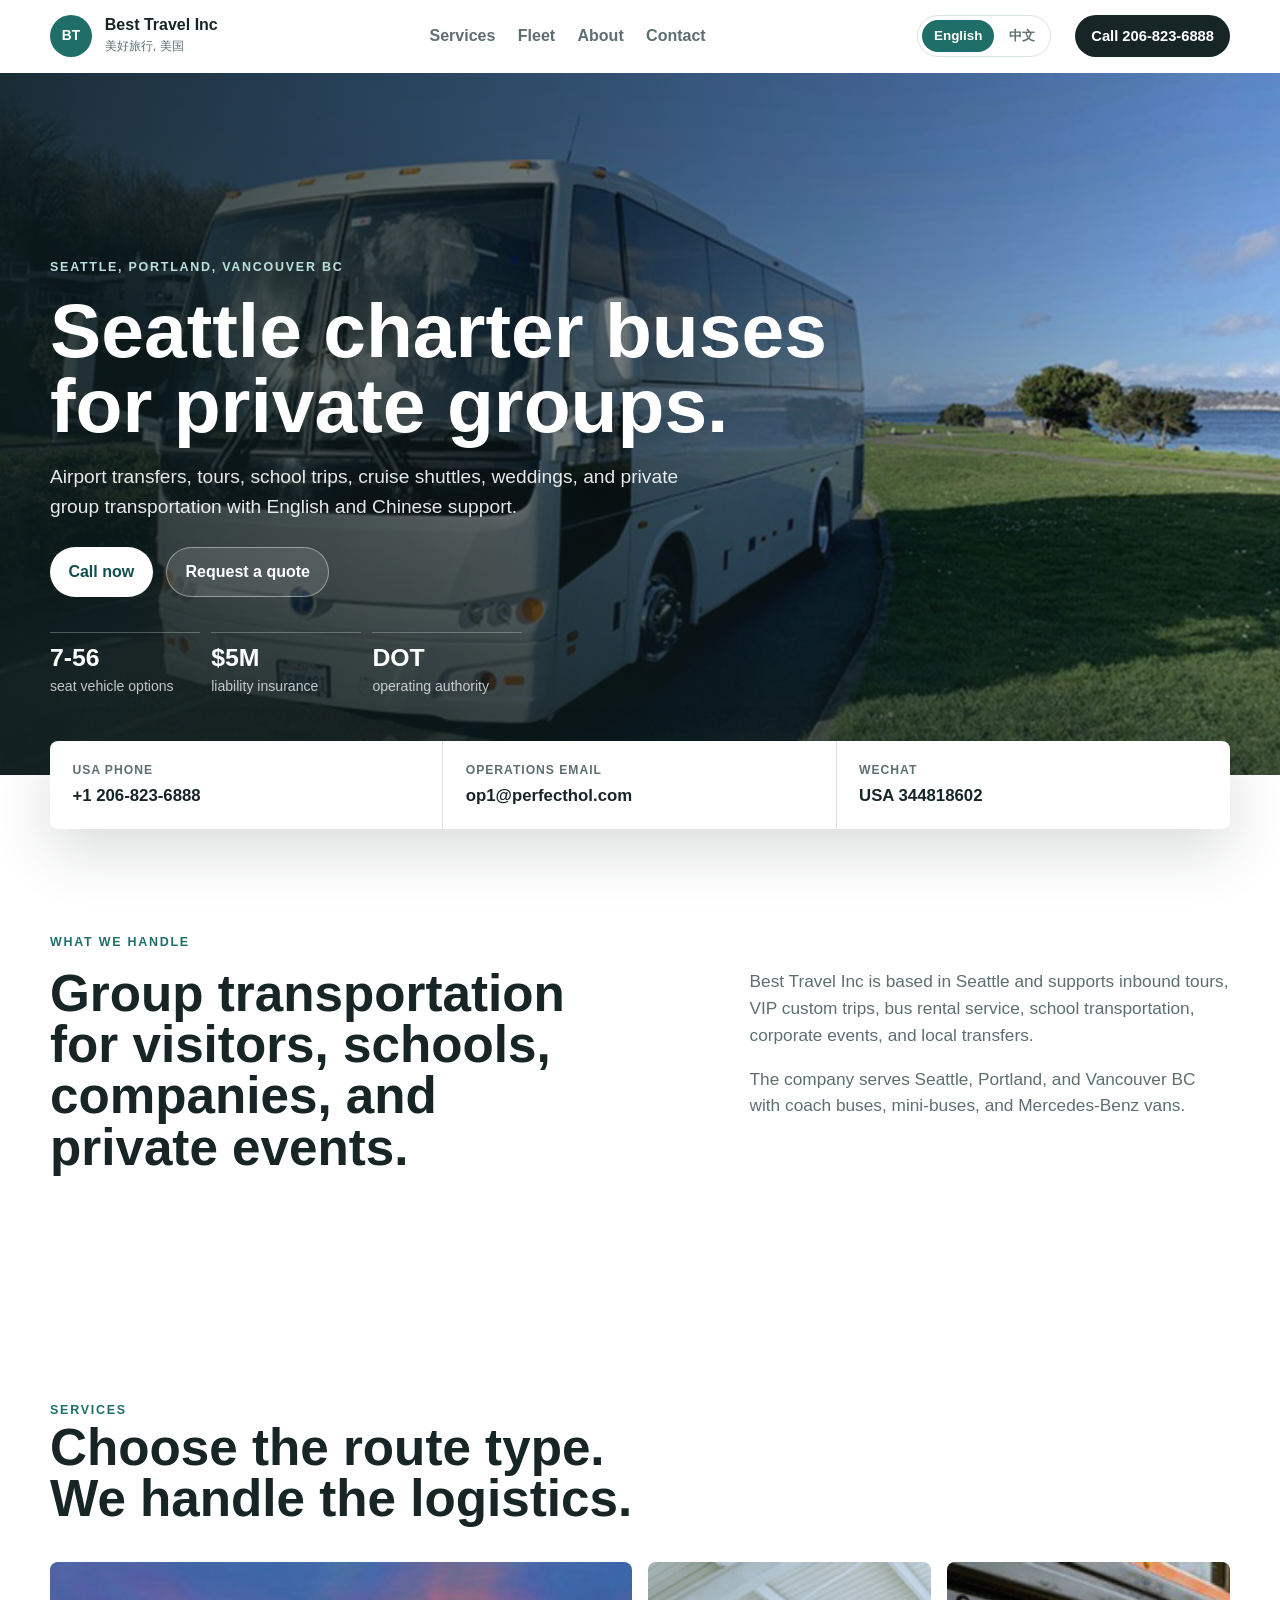
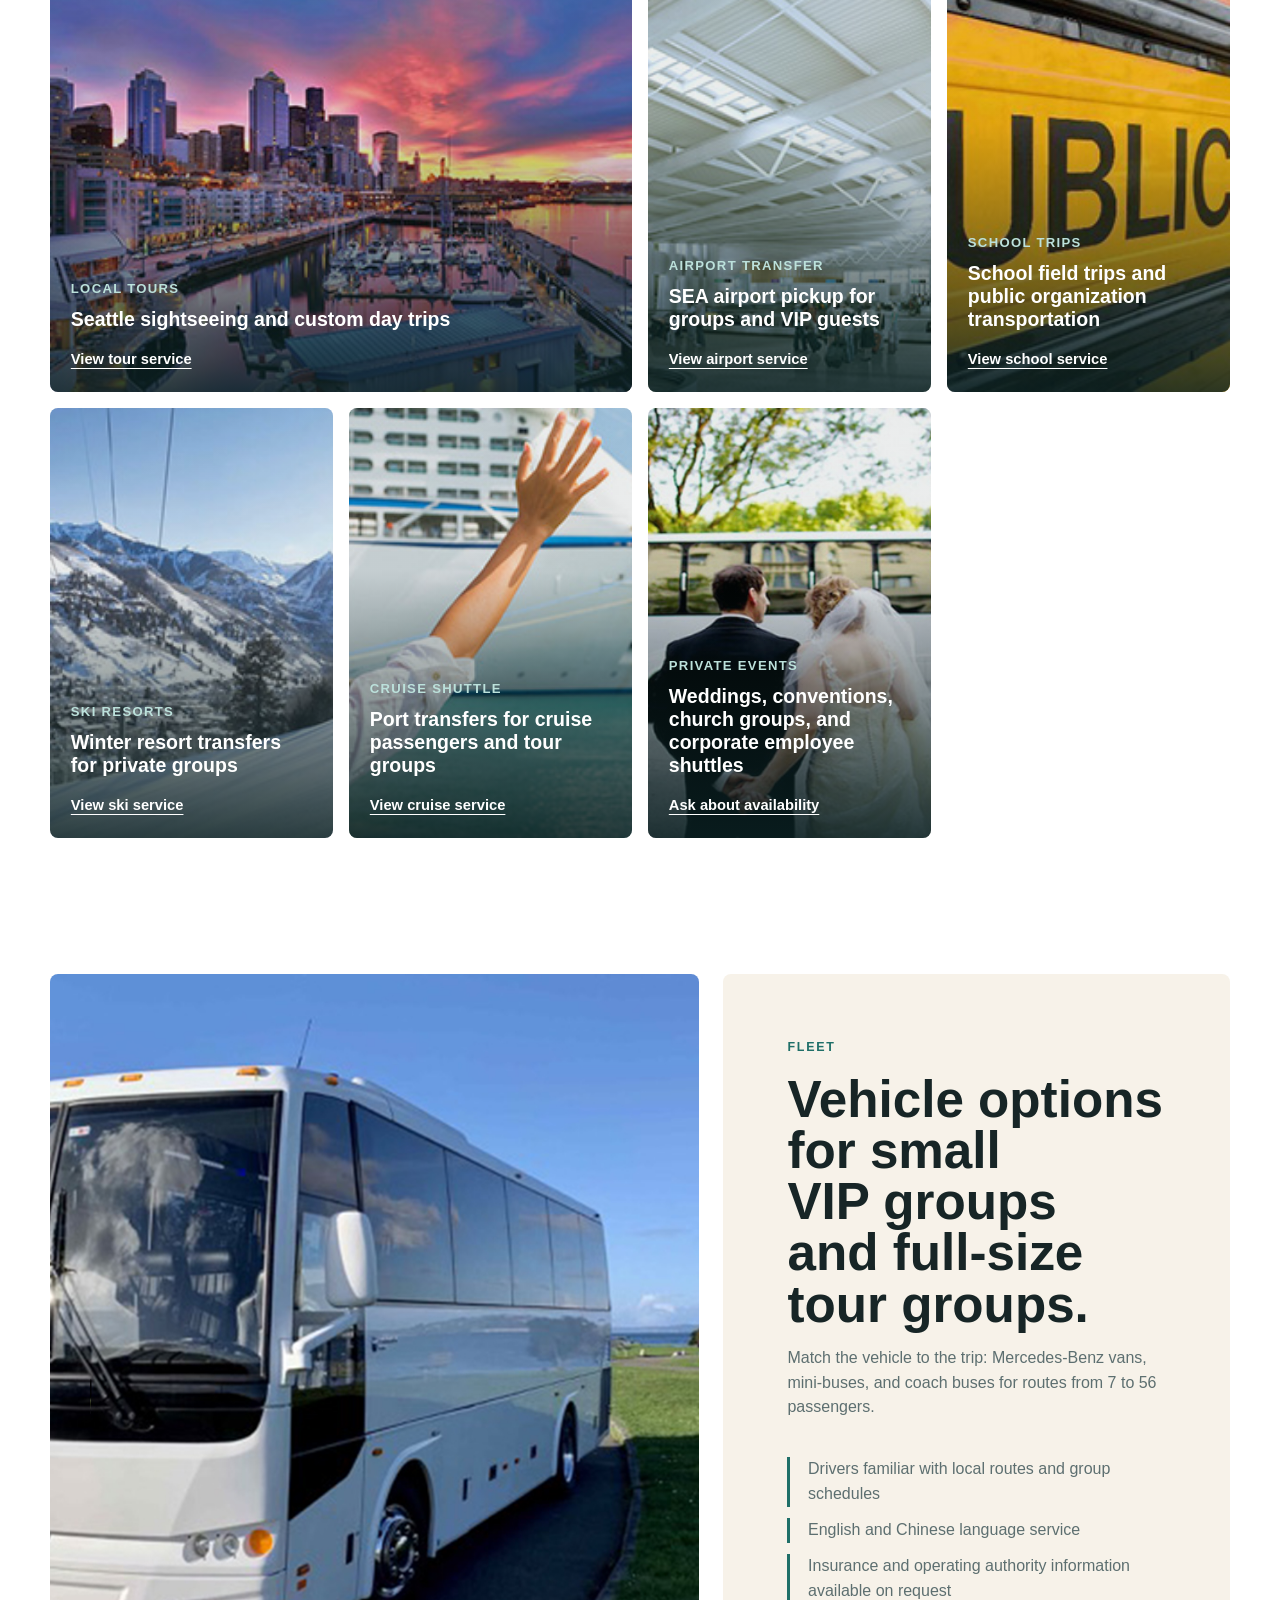
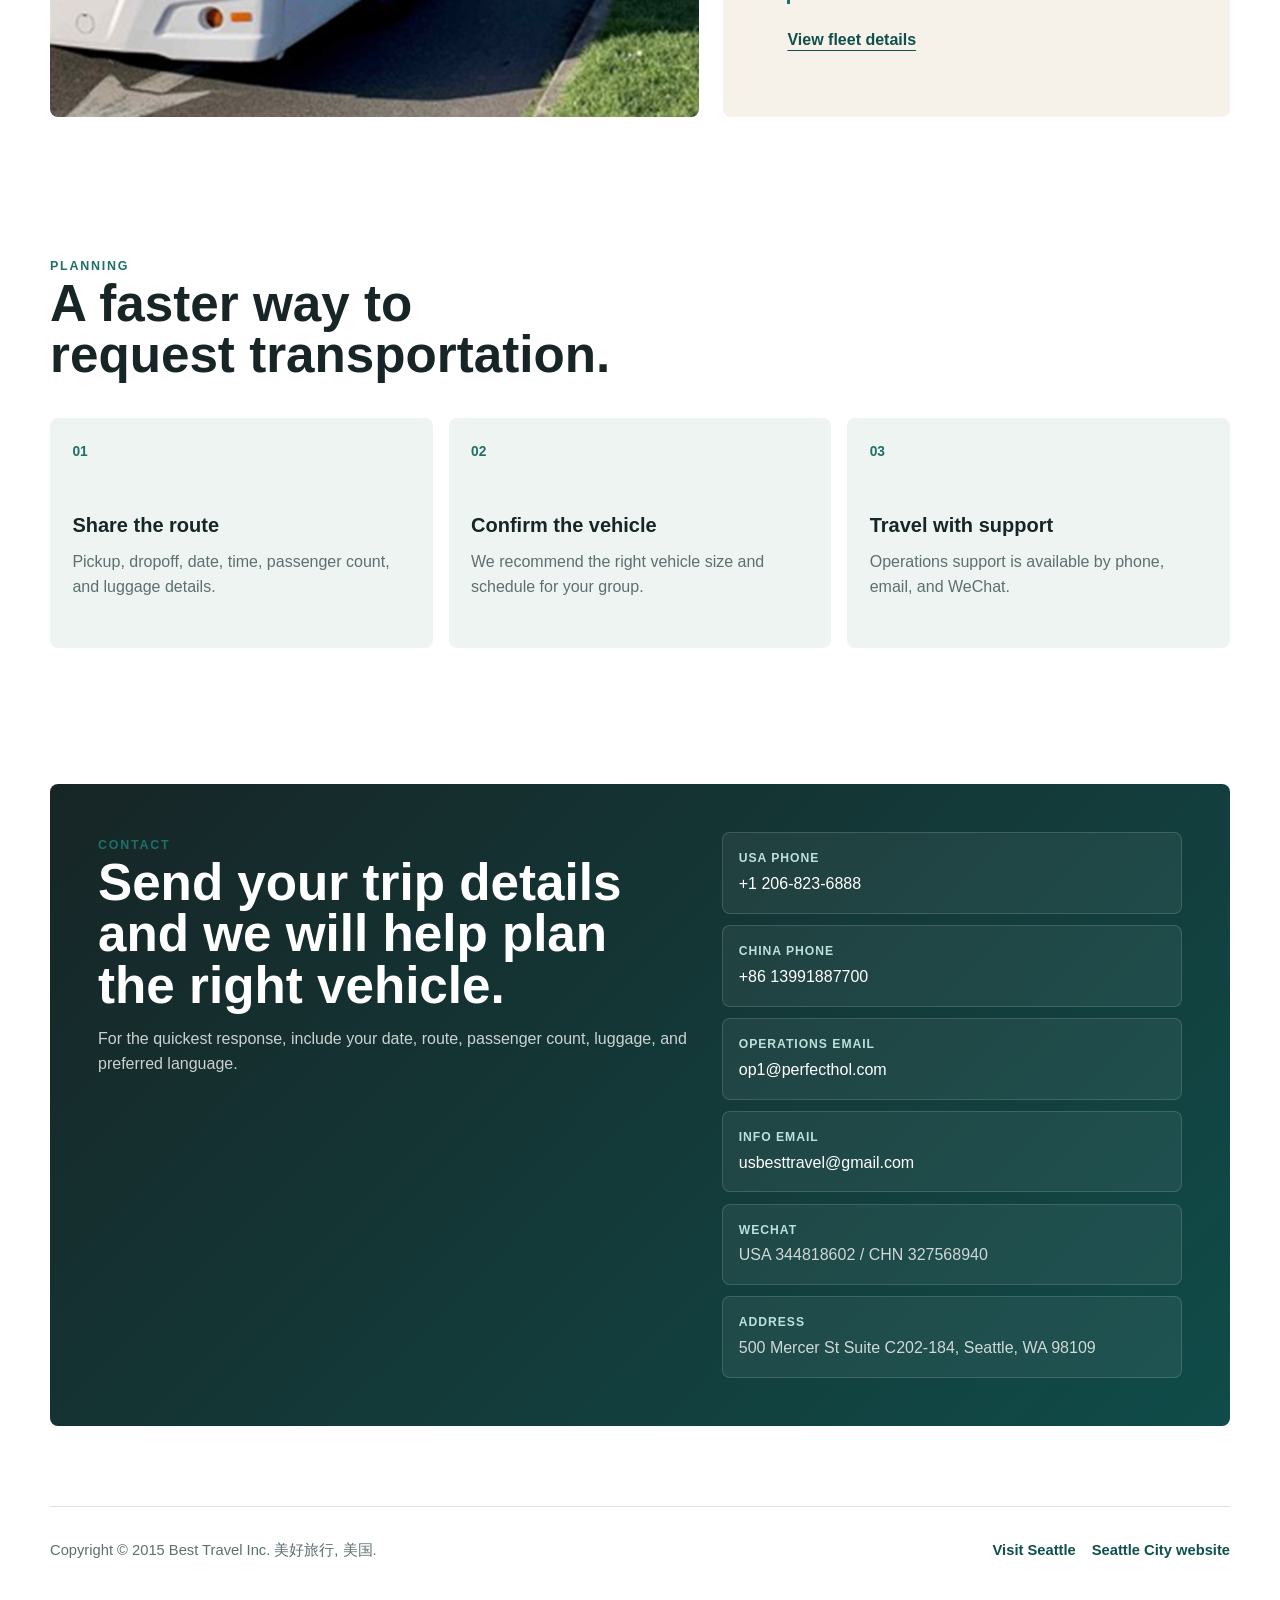
<file: index.html>
<!doctype html>
<html lang="en">
  <head>
    <meta charset="utf-8">
    <meta name="viewport" content="width=device-width, initial-scale=1">
    <title>Seattle charter bus and private group transportation | Best Travel Inc</title>
    <meta name="description" content="Best Travel Inc provides charter bus, airport transfer, school trip, cruise shuttle, ski resort, wedding, and bilingual group transportation service in Seattle.">
    <meta property="og:title" content="Best Travel Inc | Seattle charter bus service">
    <meta property="og:description" content="Private group transportation in Seattle with bilingual service, insured vehicles, and 7-56 seat fleet options.">
    <meta property="og:image" content="assets/original/images/index/6.jpg">
    <link rel="stylesheet" href="styles.css">
  </head>
  <body>
    <a class="skip-link" href="#main">Skip to content</a>

    <header class="site-header" aria-label="Site header">
      <nav class="nav-shell" aria-label="Main navigation">
        <a class="brand" href="#top" aria-label="Best Travel Inc home">
          <span class="brand-mark">BT</span>
          <span>
            <strong>Best Travel Inc</strong>
            <small>美好旅行, 美国</small>
          </span>
        </a>

        <button class="menu-toggle" type="button" aria-expanded="false" aria-controls="site-menu">
          <span></span>
          <span></span>
          <span></span>
          <span class="sr-only">Menu</span>
        </button>

        <div class="nav-links" id="site-menu">
          <a href="#services">Services</a>
          <a href="#fleet">Fleet</a>
          <a href="#trust">About</a>
          <a href="#contact">Contact</a>
        </div>

        <div class="language-switch" aria-label="Language switch">
          <a class="is-active" href="index.html" aria-current="page">English</a>
          <a href="zh.html">中文</a>
        </div>

        <a class="nav-cta" href="tel:+12068236888">Call 206-823-6888</a>
      </nav>
    </header>

    <main id="main">
      <section class="hero" id="top" aria-labelledby="hero-title">
        <picture>
          <source media="(max-width: 720px)" srcset="assets/original/images/index/6.jpg">
          <img src="assets/original/images/index/6.jpg" alt="Large charter coach bus used for private group transportation">
        </picture>
        <div class="hero-overlay"></div>
        <div class="hero-content">
          <p class="service-area">Seattle, Portland, Vancouver BC</p>
          <h1 id="hero-title">Seattle charter buses for private groups.</h1>
          <p class="hero-copy">Airport transfers, tours, school trips, cruise shuttles, weddings, and private group transportation with English and Chinese support.</p>
          <div class="hero-actions" aria-label="Primary actions">
            <a class="button primary" href="tel:+12068236888">Call now</a>
            <a class="button secondary" href="#contact">Request a quote</a>
          </div>
          <dl class="hero-proof" aria-label="Business highlights">
            <div>
              <dt>7-56</dt>
              <dd>seat vehicle options</dd>
            </div>
            <div>
              <dt>$5M</dt>
              <dd>liability insurance</dd>
            </div>
            <div>
              <dt>DOT</dt>
              <dd>operating authority</dd>
            </div>
          </dl>
        </div>
      </section>

      <section class="quick-contact" aria-label="Quick contact">
        <a href="tel:+12068236888">
          <span>USA phone</span>
          <strong>+1 206-823-6888</strong>
        </a>
        <a href="mailto:op1@perfecthol.com">
          <span>Operations email</span>
          <strong>op1@perfecthol.com</strong>
        </a>
        <a href="#contact">
          <span>WeChat</span>
          <strong>USA 344818602</strong>
        </a>
      </section>

      <section class="section intro" id="trust" aria-labelledby="intro-title">
        <div class="section-kicker">What we handle</div>
        <div class="intro-grid">
          <div>
            <h2 id="intro-title">Group transportation for visitors, schools, companies, and private events.</h2>
          </div>
          <div class="intro-copy">
            <p>Best Travel Inc is based in Seattle and supports inbound tours, VIP custom trips, bus rental service, school transportation, corporate events, and local transfers.</p>
            <p>The company serves Seattle, Portland, and Vancouver BC with coach buses, mini-buses, and Mercedes-Benz vans.</p>
          </div>
        </div>
      </section>

      <section class="section services" id="services" aria-labelledby="services-title">
        <div class="section-heading">
          <span class="section-kicker">Services</span>
          <h2 id="services-title">Choose the route type. We handle the logistics.</h2>
        </div>

        <div class="service-grid">
          <article class="service-card service-card-wide">
            <img src="assets/original/images/imgs1.jpg" alt="Seattle waterfront and downtown skyline at sunset">
            <div>
              <p>Local tours</p>
              <h3>Seattle sightseeing and custom day trips</h3>
              <a href="http://www.perfecthol.com/enlocal.html">View tour service</a>
            </div>
          </article>

          <article class="service-card">
            <img src="assets/original/images/imgs2.jpg" alt="Airport terminal baggage claim area">
            <div>
              <p>Airport transfer</p>
              <h3>SEA airport pickup for groups and VIP guests</h3>
              <a href="http://www.perfecthol.com/enairport.html">View airport service</a>
            </div>
          </article>

          <article class="service-card">
            <img src="assets/original/images/imgs3.jpg" alt="Yellow school bus detail">
            <div>
              <p>School trips</p>
              <h3>School field trips and public organization transportation</h3>
              <a href="http://www.perfecthol.com/enschool.html">View school service</a>
            </div>
          </article>

          <article class="service-card">
            <img src="assets/original/images/imgs4.jpg" alt="Ski resort with snow covered mountain and gondola">
            <div>
              <p>Ski resorts</p>
              <h3>Winter resort transfers for private groups</h3>
              <a href="http://www.perfecthol.com/enski.html">View ski service</a>
            </div>
          </article>

          <article class="service-card">
            <img src="assets/original/images/imgs5.jpg" alt="Cruise passenger waving toward a docked ship">
            <div>
              <p>Cruise shuttle</p>
              <h3>Port transfers for cruise passengers and tour groups</h3>
              <a href="http://www.perfecthol.com/encruise.html">View cruise service</a>
            </div>
          </article>

          <article class="service-card">
            <img src="assets/original/images/wedding.jpg" alt="Formal wedding transportation vehicle detail">
            <div>
              <p>Private events</p>
              <h3>Weddings, conventions, church groups, and corporate employee shuttles</h3>
              <a href="#contact">Ask about availability</a>
            </div>
          </article>
        </div>
      </section>

      <section class="section fleet-band" id="fleet" aria-labelledby="fleet-title">
        <div class="fleet-media">
          <img src="assets/original/images/index/6.jpg" alt="Large coach bus for charter transportation">
        </div>
        <div class="fleet-copy">
          <span class="section-kicker">Fleet</span>
          <h2 id="fleet-title">Vehicle options for small VIP groups and full-size tour groups.</h2>
          <p>Match the vehicle to the trip: Mercedes-Benz vans, mini-buses, and coach buses for routes from 7 to 56 passengers.</p>
          <ul class="feature-list">
            <li>Drivers familiar with local routes and group schedules</li>
            <li>English and Chinese language service</li>
            <li>Insurance and operating authority information available on request</li>
          </ul>
          <a class="text-link" href="http://www.perfecthol.com/encar.html">View fleet details</a>
        </div>
      </section>

      <section class="section planning" aria-labelledby="planning-title">
        <div class="section-heading compact">
          <span class="section-kicker">Planning</span>
          <h2 id="planning-title">A faster way to request transportation.</h2>
        </div>

        <ol class="steps">
          <li>
            <strong>Share the route</strong>
            <span>Pickup, dropoff, date, time, passenger count, and luggage details.</span>
          </li>
          <li>
            <strong>Confirm the vehicle</strong>
            <span>We recommend the right vehicle size and schedule for your group.</span>
          </li>
          <li>
            <strong>Travel with support</strong>
            <span>Operations support is available by phone, email, and WeChat.</span>
          </li>
        </ol>
      </section>

      <section class="section contact-section" id="contact" aria-labelledby="contact-title">
        <div class="contact-panel">
          <div>
            <span class="section-kicker">Contact</span>
            <h2 id="contact-title">Send your trip details and we will help plan the right vehicle.</h2>
            <p>For the quickest response, include your date, route, passenger count, luggage, and preferred language.</p>
          </div>

          <address class="contact-list">
            <a href="tel:+12068236888"><span>USA phone</span>+1 206-823-6888</a>
            <a href="tel:+8613991887700"><span>China phone</span>+86 13991887700</a>
            <a href="mailto:op1@perfecthol.com"><span>Operations email</span>op1@perfecthol.com</a>
            <a href="mailto:usbesttravel@gmail.com"><span>Info email</span>usbesttravel@gmail.com</a>
            <p><span>WeChat</span>USA 344818602 / CHN 327568940</p>
            <p><span>Address</span>500 Mercer St Suite C202-184, Seattle, WA 98109</p>
          </address>
        </div>
      </section>
    </main>

    <footer class="site-footer">
      <p>Copyright © 2015 Best Travel Inc. 美好旅行, 美国.</p>
      <div>
        <a href="https://www.visitseattle.org/">Visit Seattle</a>
        <a href="https://www.seattle.gov/visiting-seattle">Seattle City website</a>
      </div>
    </footer>

    <script>
      const toggle = document.querySelector(".menu-toggle");
      const menu = document.querySelector("#site-menu");
      toggle?.addEventListener("click", () => {
        const expanded = toggle.getAttribute("aria-expanded") === "true";
        toggle.setAttribute("aria-expanded", String(!expanded));
        menu?.classList.toggle("is-open", !expanded);
      });
    </script>
  </body>
</html>
</file>
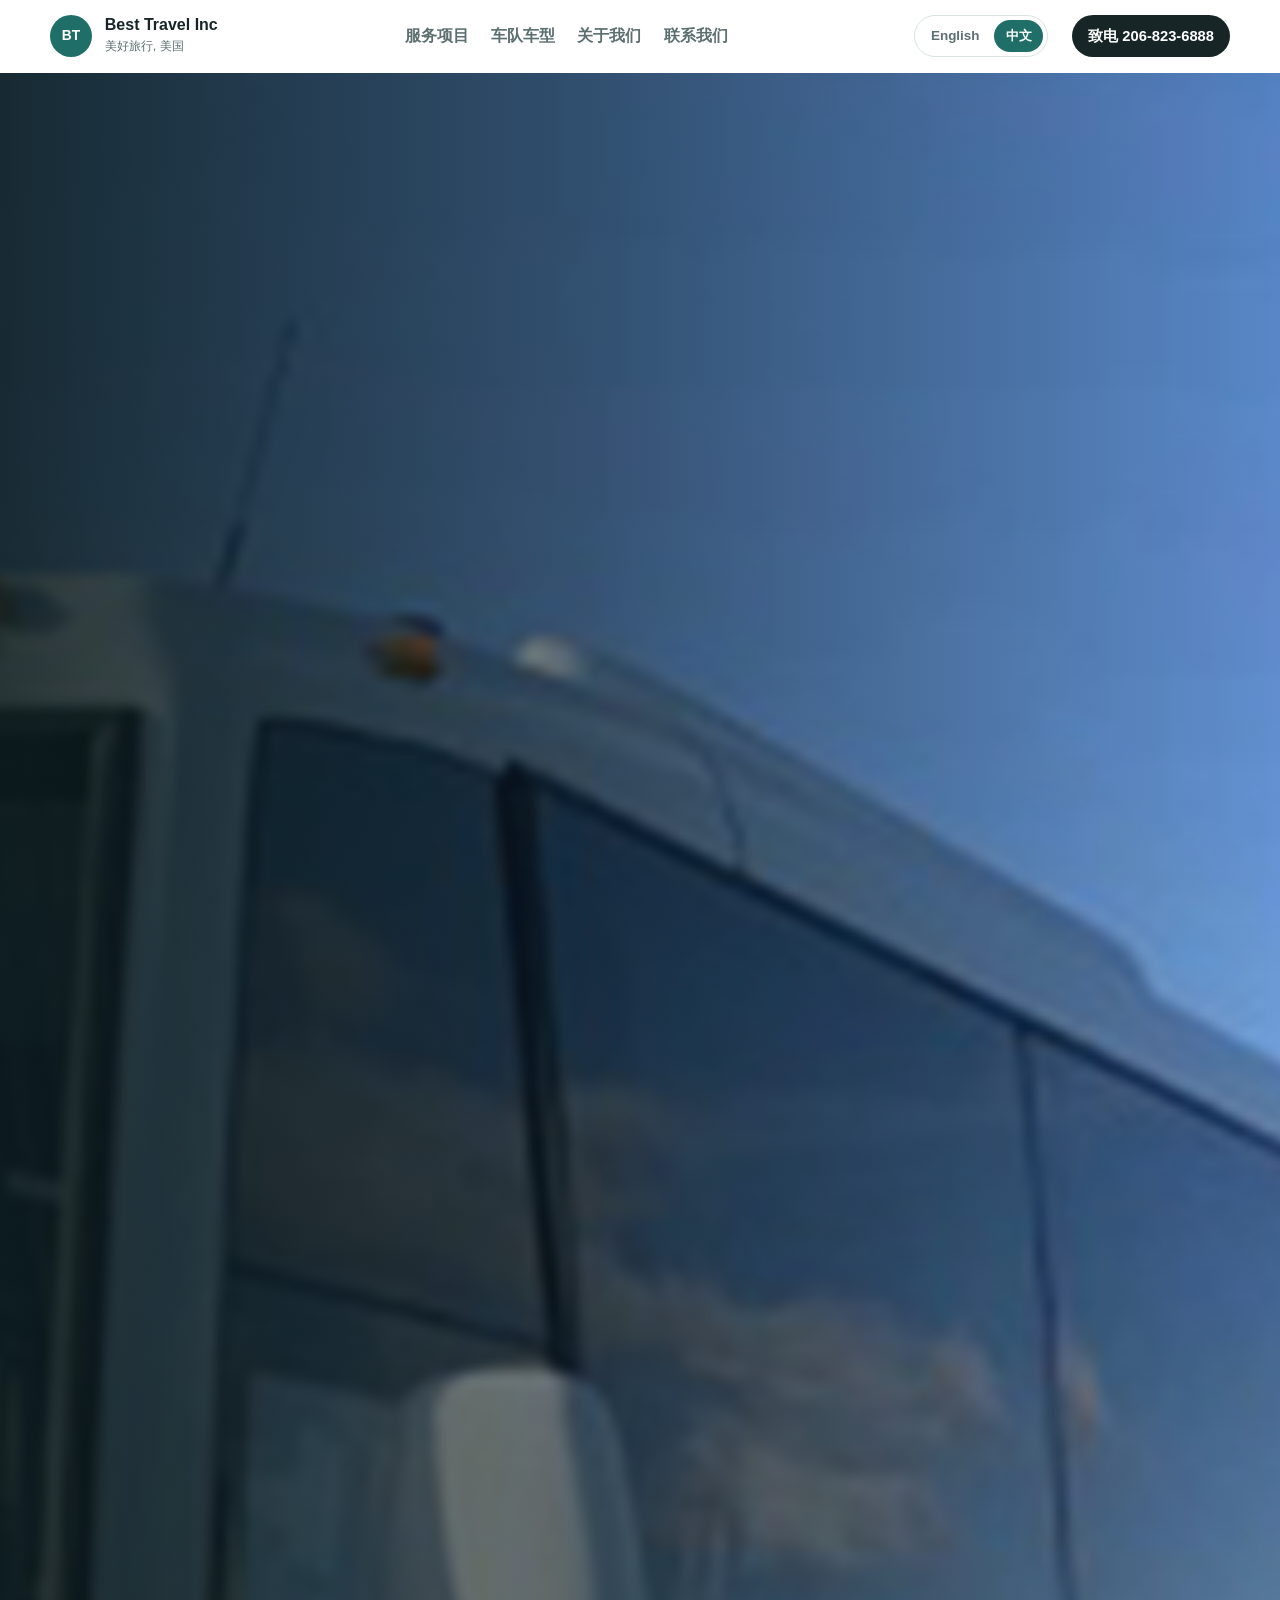
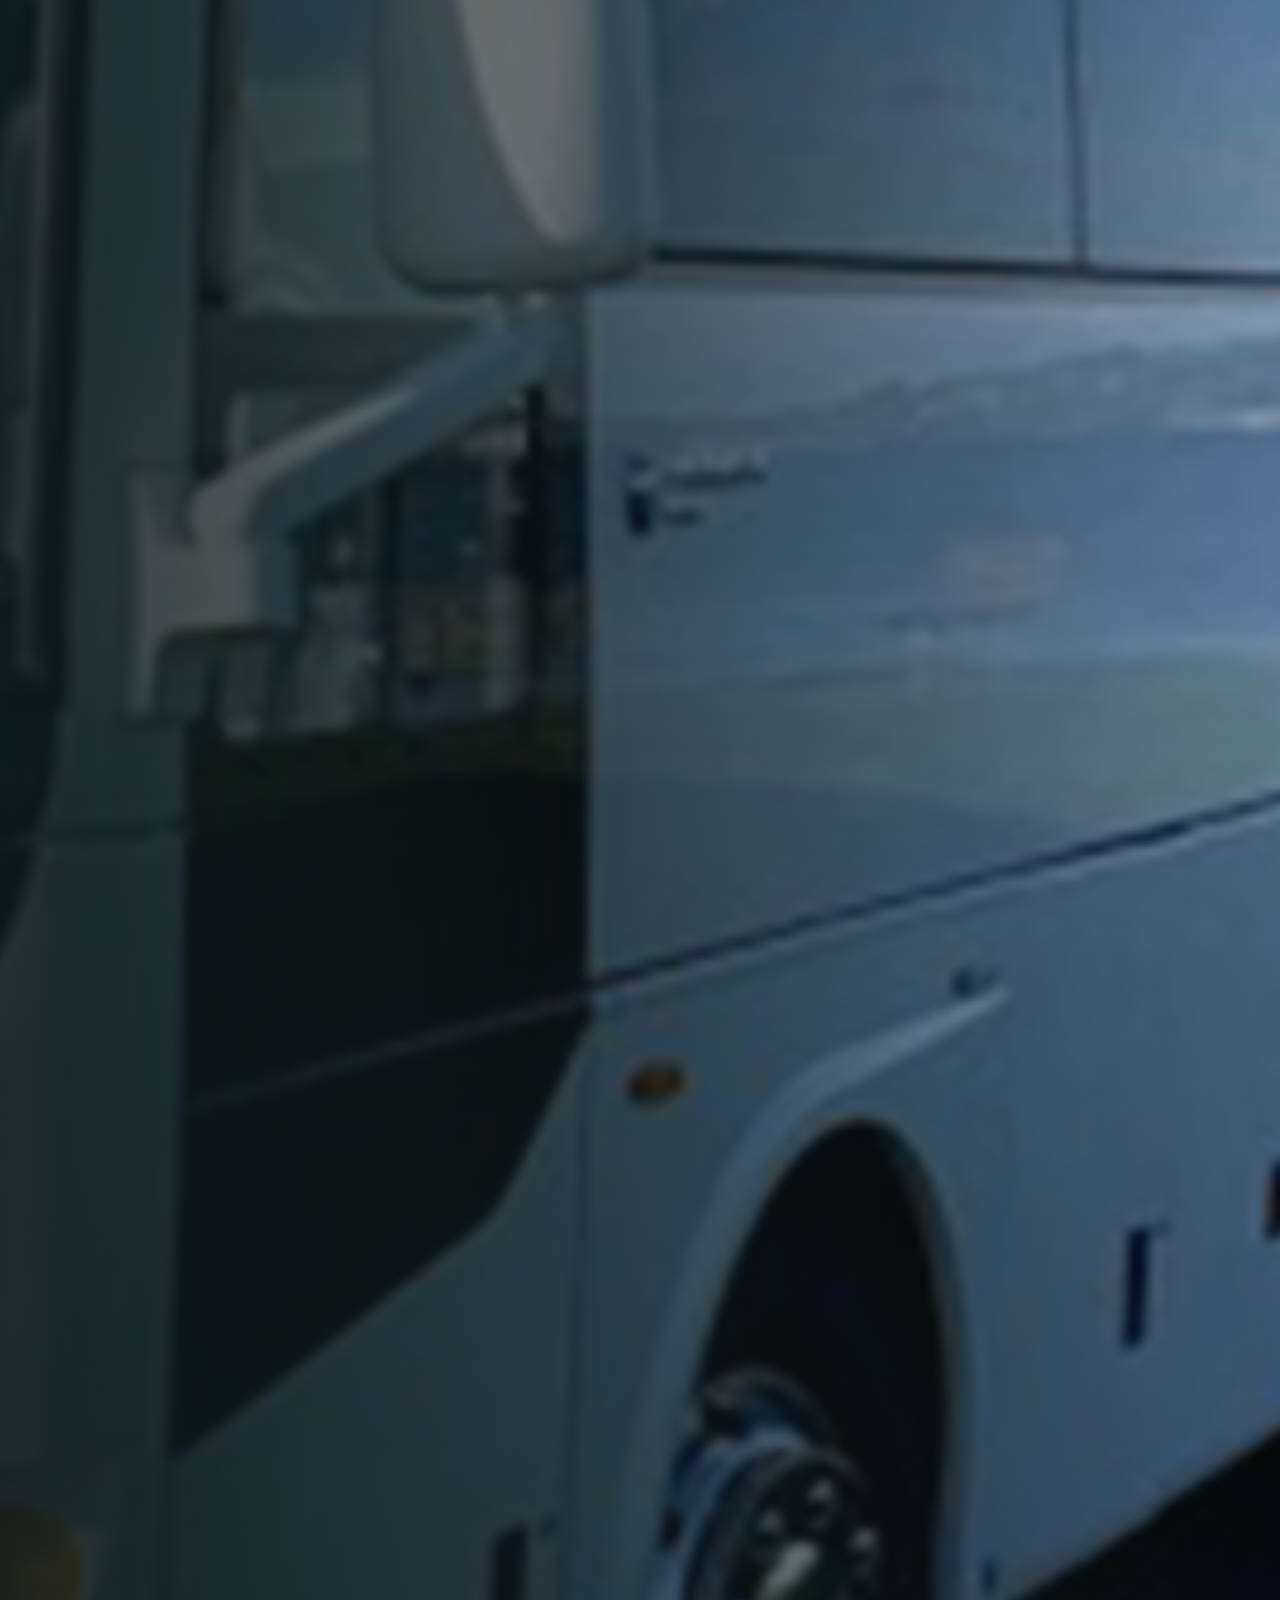
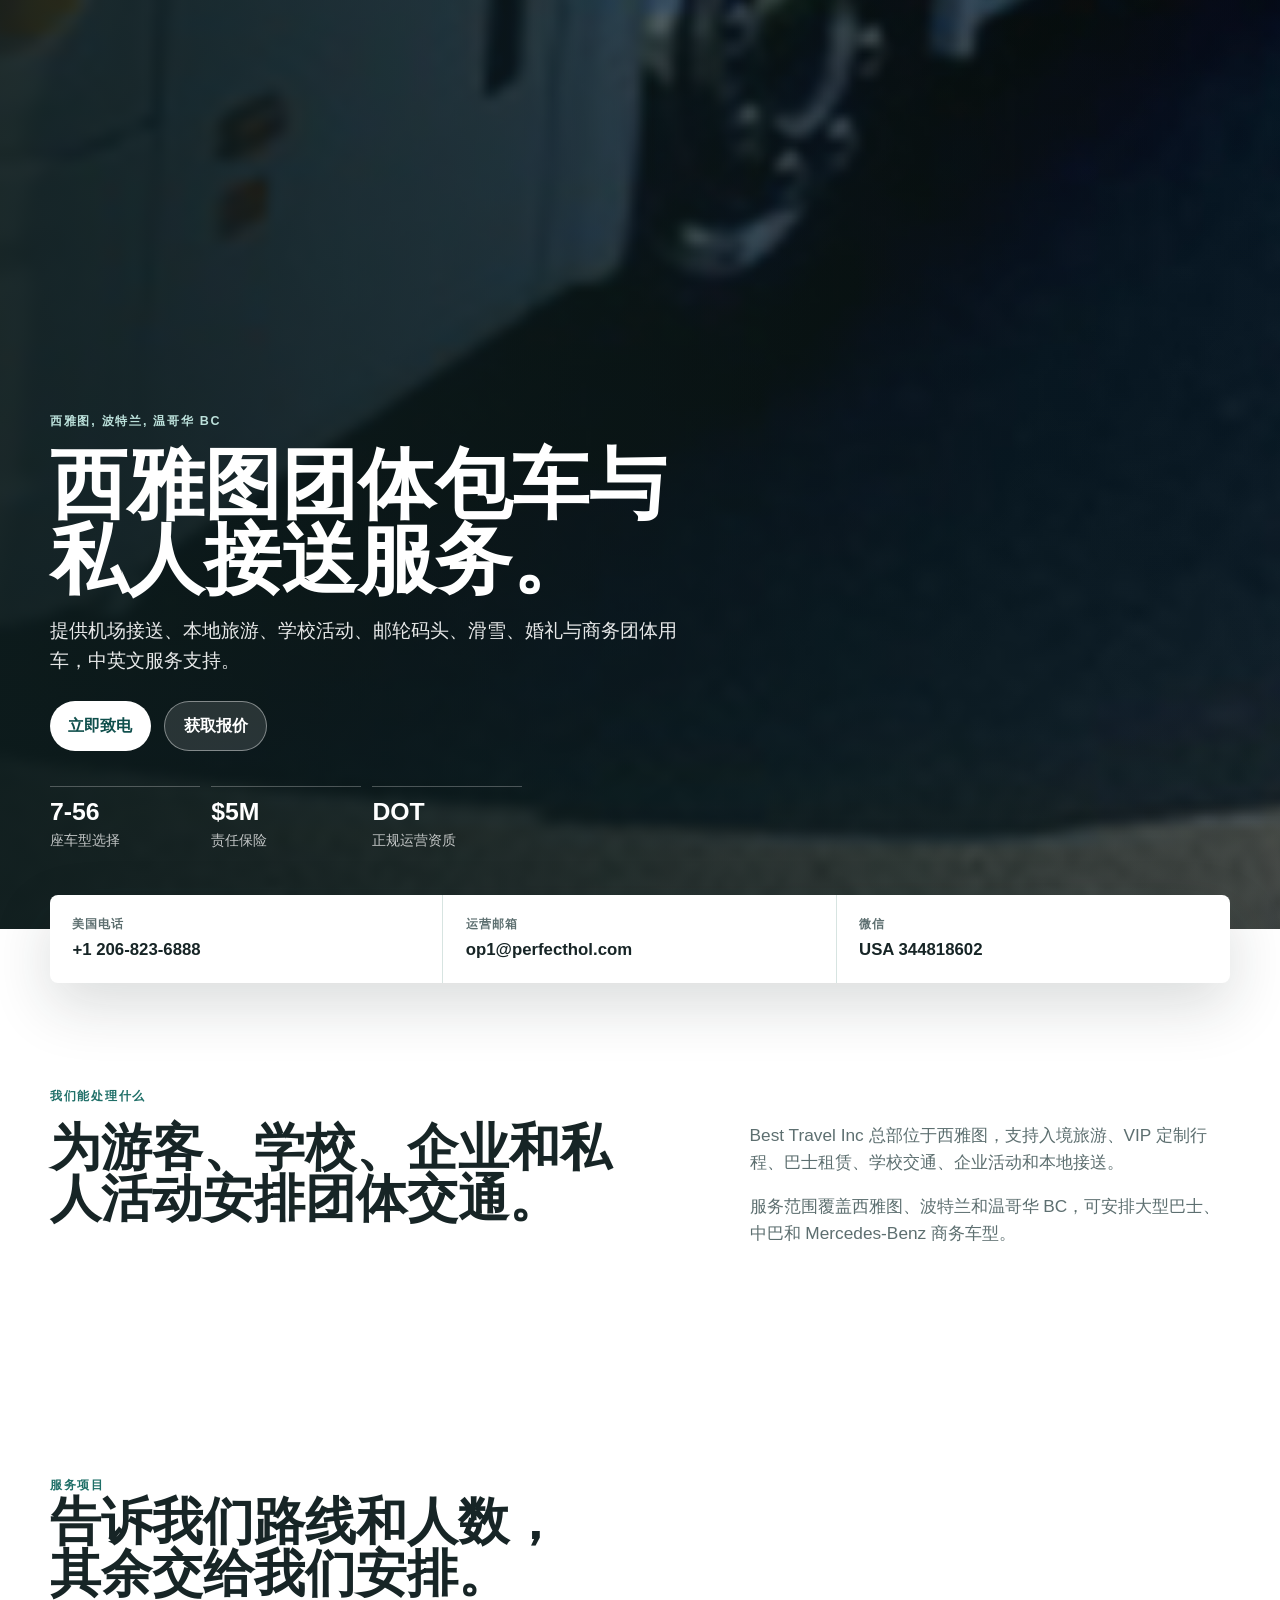
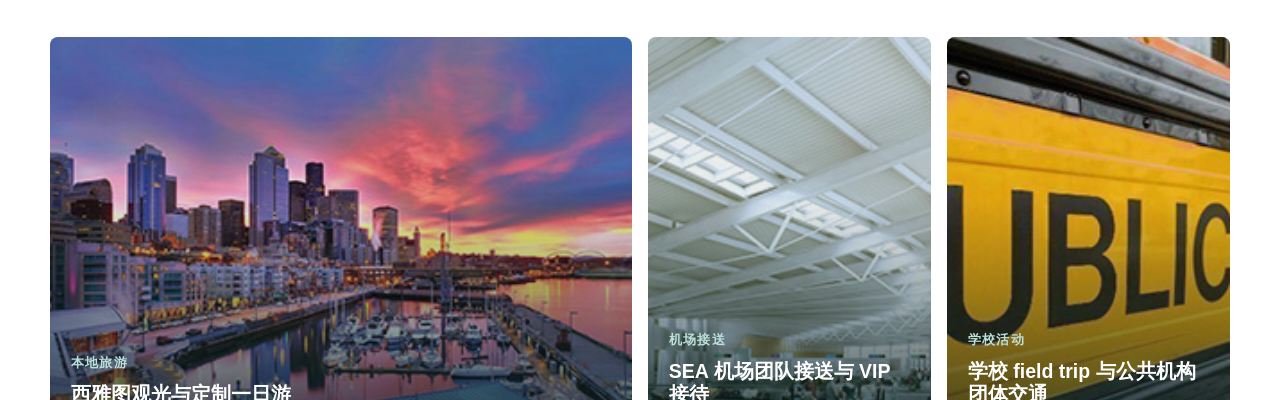
<file: desktop-zh.html>
<!doctype html>
<html lang="zh-Hans">
  <head>
    <meta charset="utf-8">
    <meta name="viewport" content="width=device-width, initial-scale=1">
    <title>电脑布局预览 | Best Travel Inc 美好旅行</title>
    <meta name="description" content="美好旅行 Best Travel Inc 中文版固定电脑布局预览。">
    <style>
      html,
      body {
        margin: 0;
        min-height: 100%;
        background: #101b1c;
        color: #172526;
        font-family: Avenir Next, Avenir, Segoe UI, PingFang SC, Microsoft YaHei, Helvetica, Arial, sans-serif;
      }

      .preview-shell {
        min-width: 1280px;
        width: 1280px;
        min-height: 100vh;
        background: white;
      }

      .preview-note {
        position: fixed;
        right: 12px;
        bottom: 12px;
        z-index: 10;
        max-width: 260px;
        padding: 10px 12px;
        border-radius: 8px;
        background: rgb(16 27 28 / 0.9);
        color: white;
        font-size: 13px;
        line-height: 1.35;
        box-shadow: 0 14px 40px rgb(0 0 0 / 0.28);
      }

      @media (min-width: 1280px) {
        .preview-shell {
          margin: 0 auto;
        }

        .preview-note {
          display: none;
        }
      }
    </style>
  </head>
  <body>
    <div class="preview-shell">
      <iframe
        title="Best Travel Inc 中文电脑布局预览"
        src="./zh.html"
        width="1280"
        height="5200"
        style="display:block;border:0;width:1280px;max-width:none;"
      ></iframe>
    </div>
    <div class="preview-note">电脑布局预览。手机上可以左右滑动查看完整 1280px 页面。</div>
  </body>
</html>
</file>
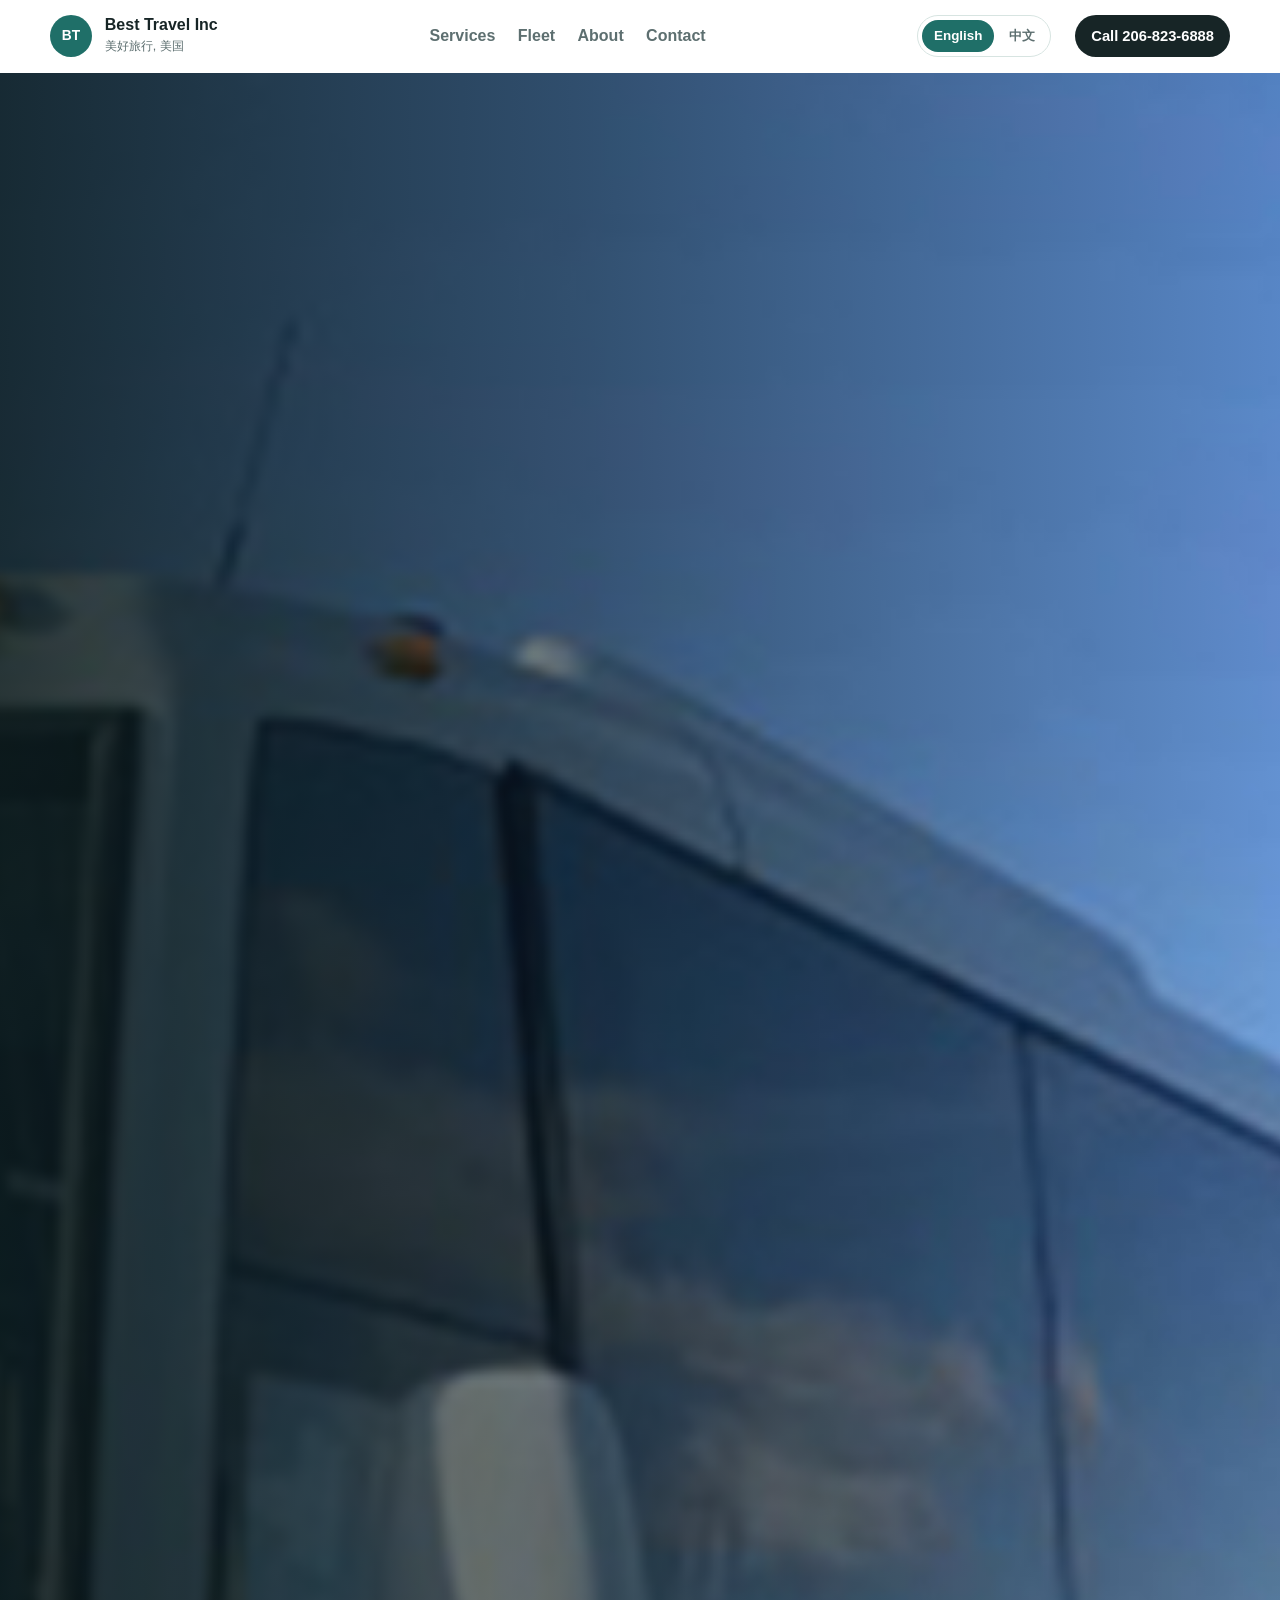
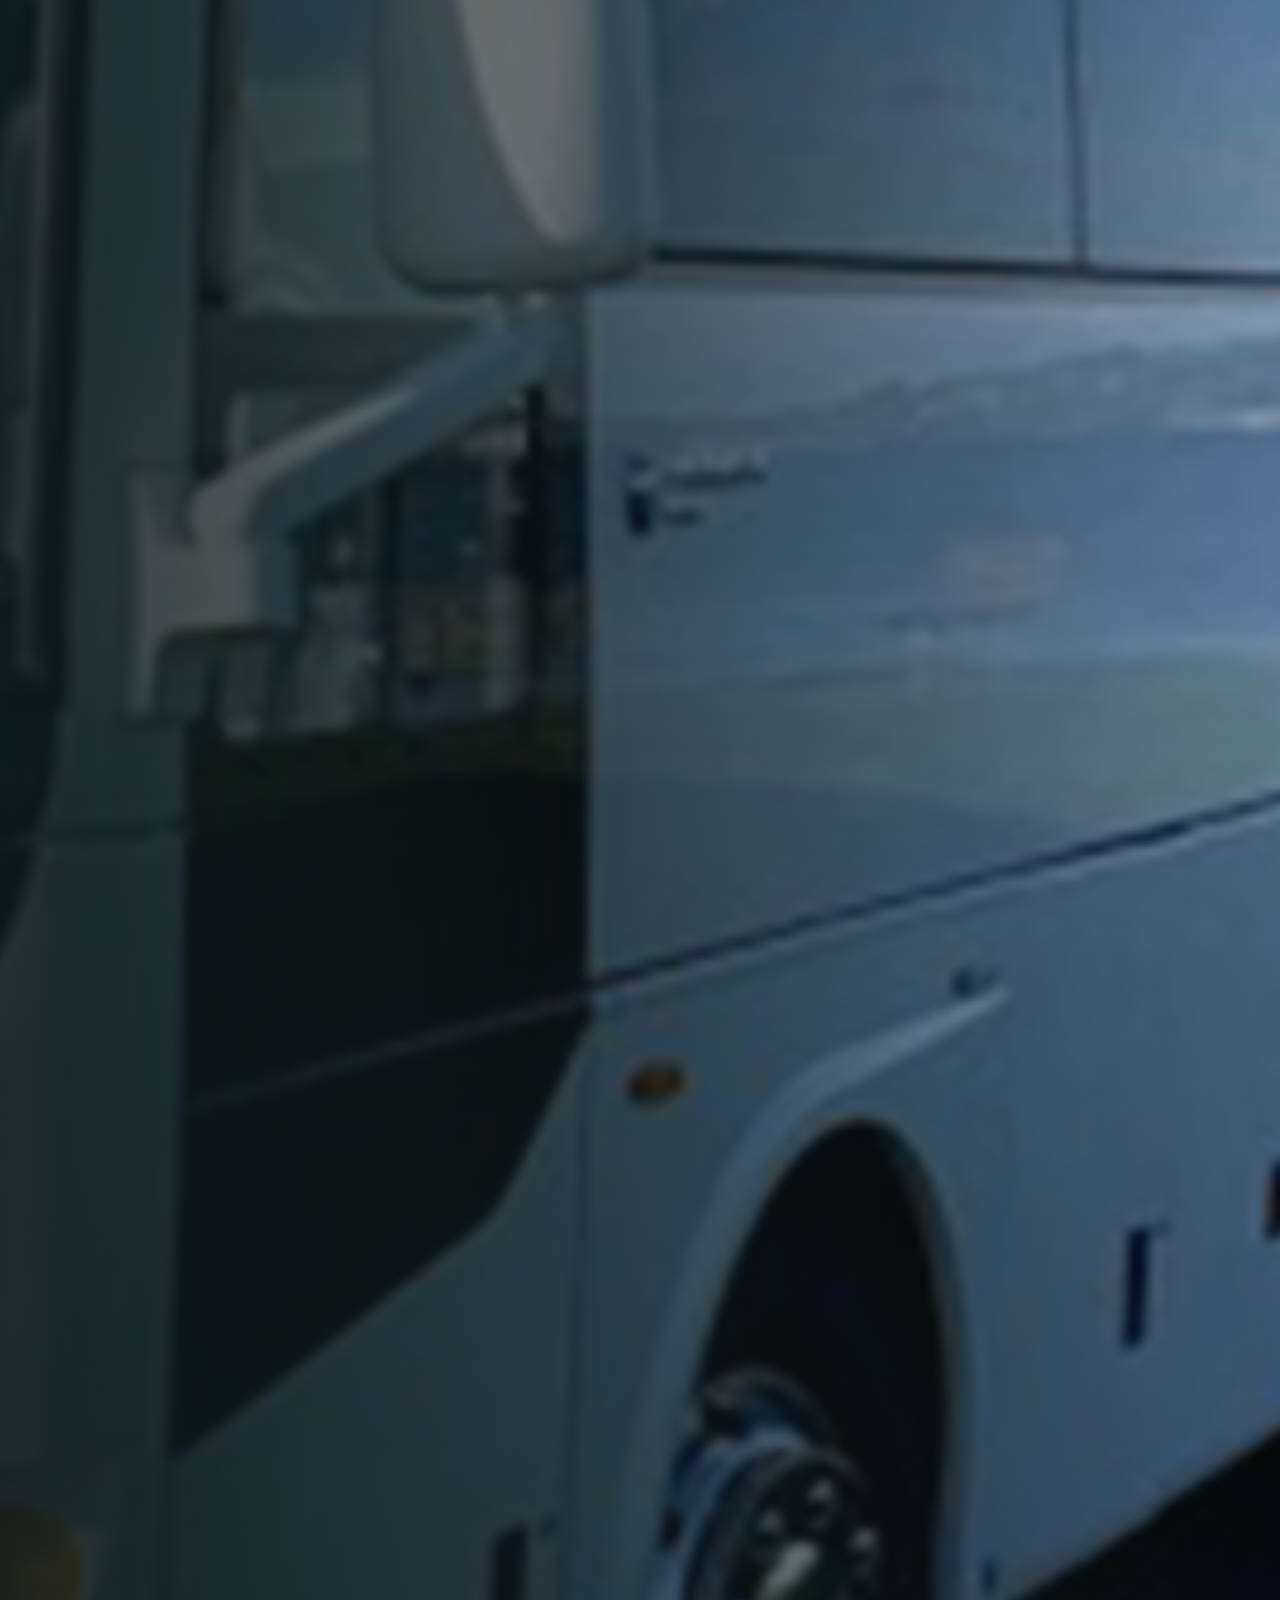
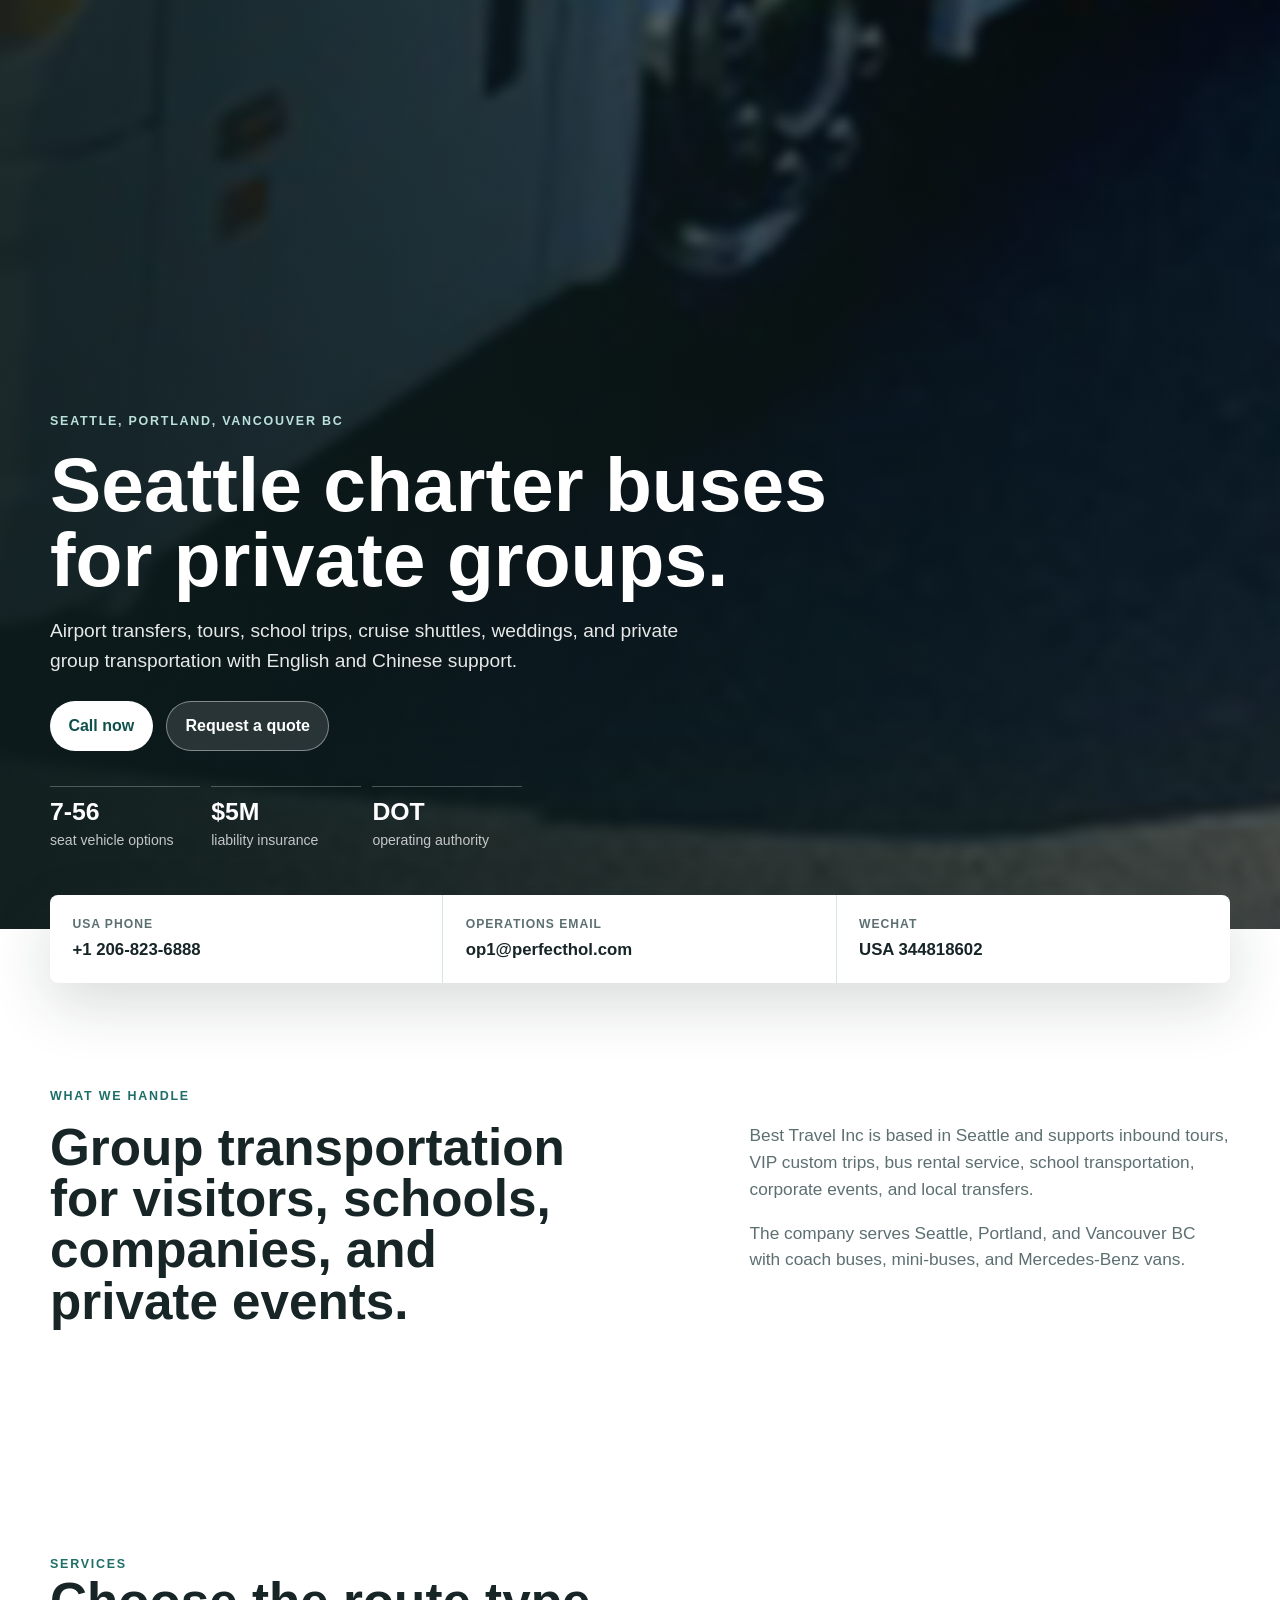
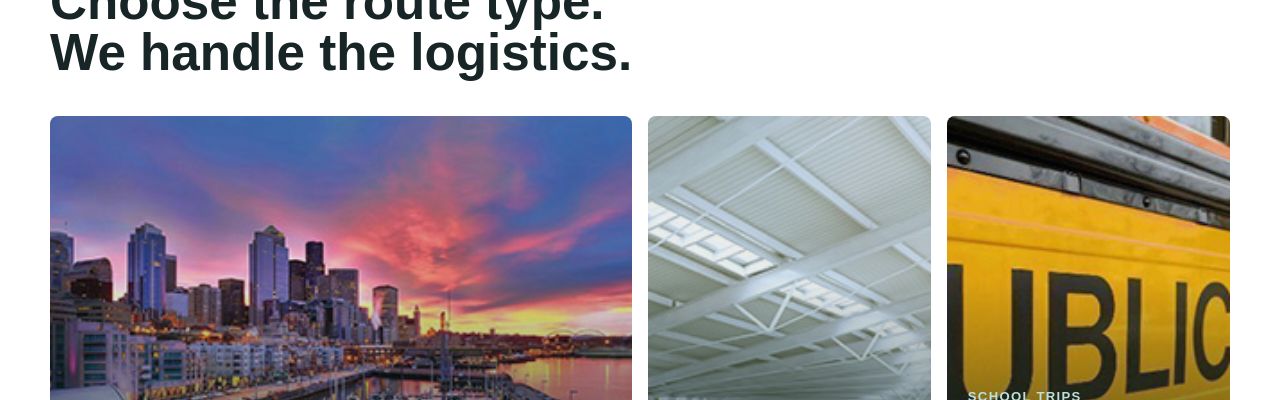
<file: desktop.html>
<!doctype html>
<html lang="en">
  <head>
    <meta charset="utf-8">
    <meta name="viewport" content="width=device-width, initial-scale=1">
    <title>Desktop preview | Best Travel Inc</title>
    <meta name="description" content="Fixed desktop layout preview for the Best Travel Inc redesigned landing page.">
    <style>
      html,
      body {
        margin: 0;
        min-height: 100%;
        background: #101b1c;
        color: #172526;
        font-family: Avenir Next, Avenir, Segoe UI, PingFang SC, Microsoft YaHei, Helvetica, Arial, sans-serif;
      }

      .preview-shell {
        min-width: 1280px;
        width: 1280px;
        min-height: 100vh;
        background: white;
      }

      .preview-note {
        position: fixed;
        right: 12px;
        bottom: 12px;
        z-index: 10;
        max-width: 260px;
        padding: 10px 12px;
        border-radius: 8px;
        background: rgb(16 27 28 / 0.9);
        color: white;
        font-size: 13px;
        line-height: 1.35;
        box-shadow: 0 14px 40px rgb(0 0 0 / 0.28);
      }

      @media (min-width: 1280px) {
        .preview-shell {
          margin: 0 auto;
        }

        .preview-note {
          display: none;
        }
      }
    </style>
  </head>
  <body>
    <div class="preview-shell">
      <iframe
        title="Best Travel Inc desktop layout preview"
        src="./index.html"
        width="1280"
        height="5200"
        style="display:block;border:0;width:1280px;max-width:none;"
      ></iframe>
    </div>
    <div class="preview-note">Desktop layout preview. On phone, swipe sideways to inspect the full 1280px page.</div>
  </body>
</html>
</file>
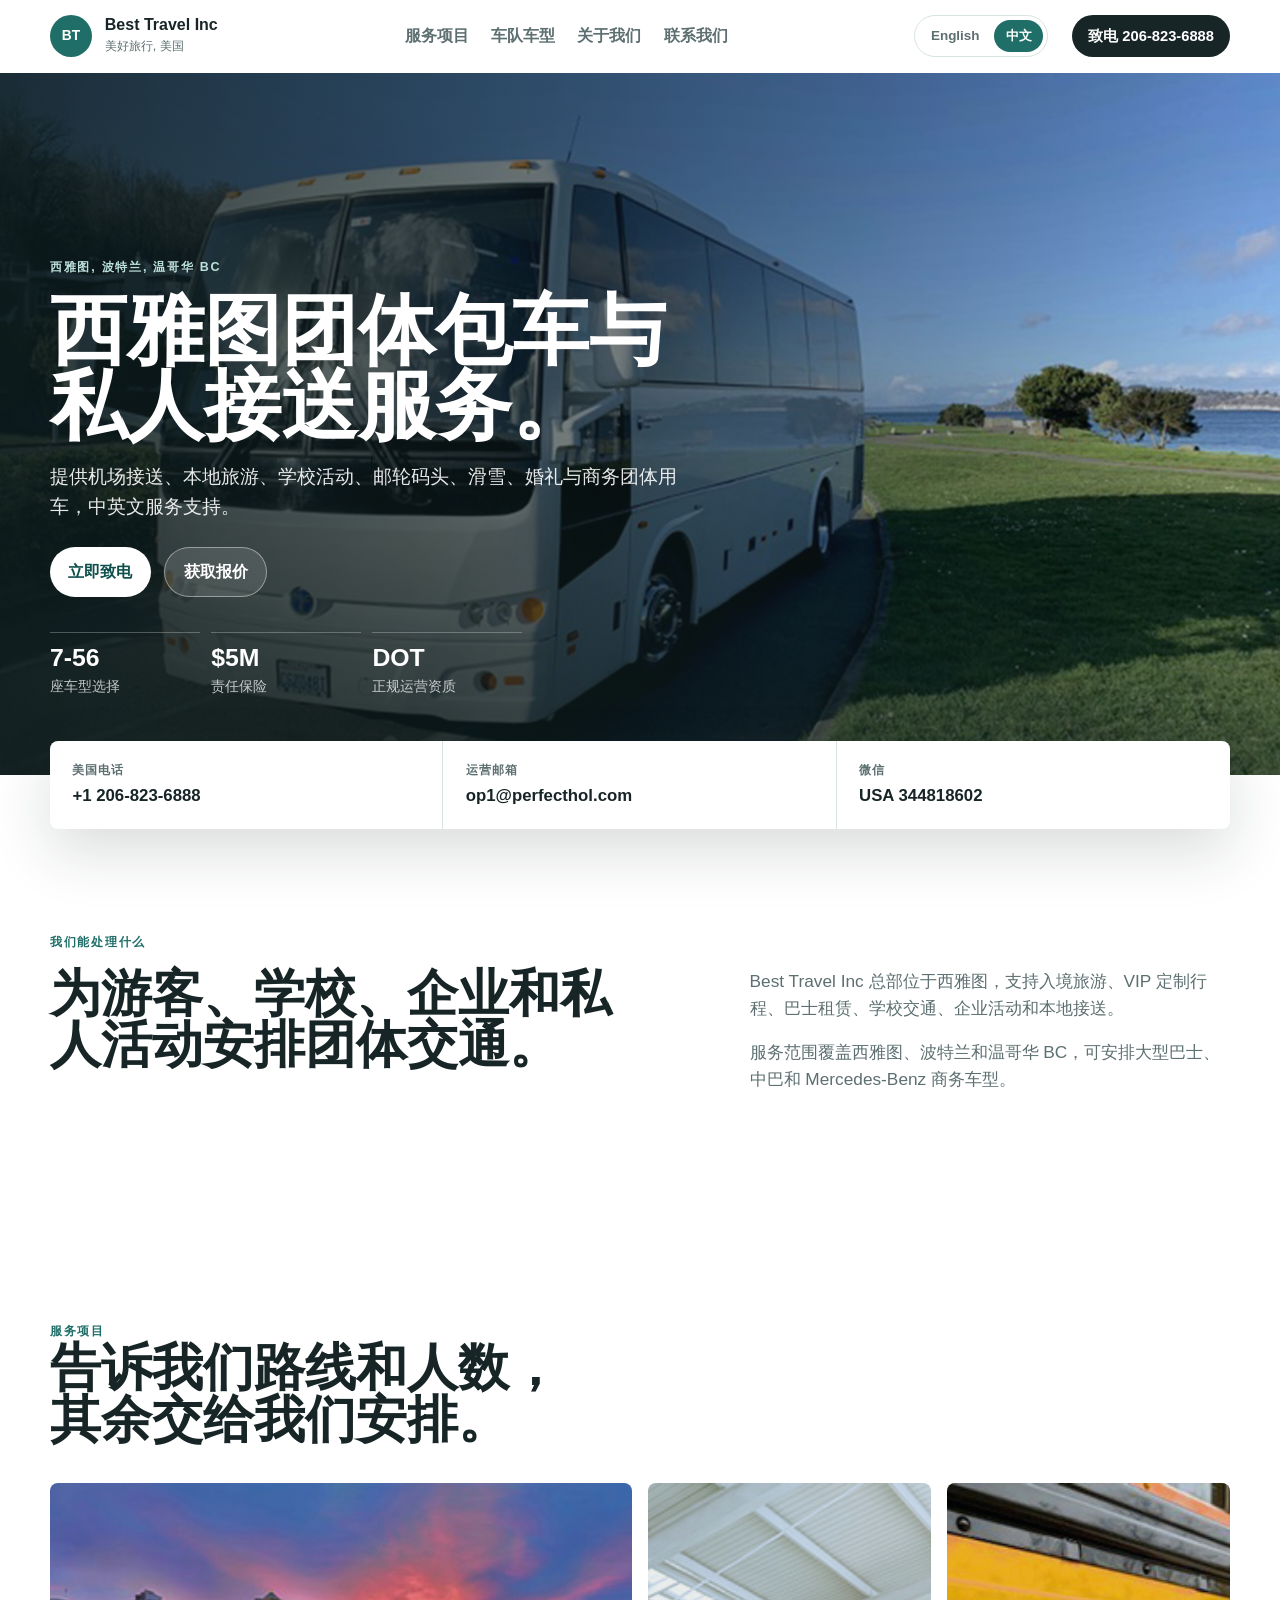
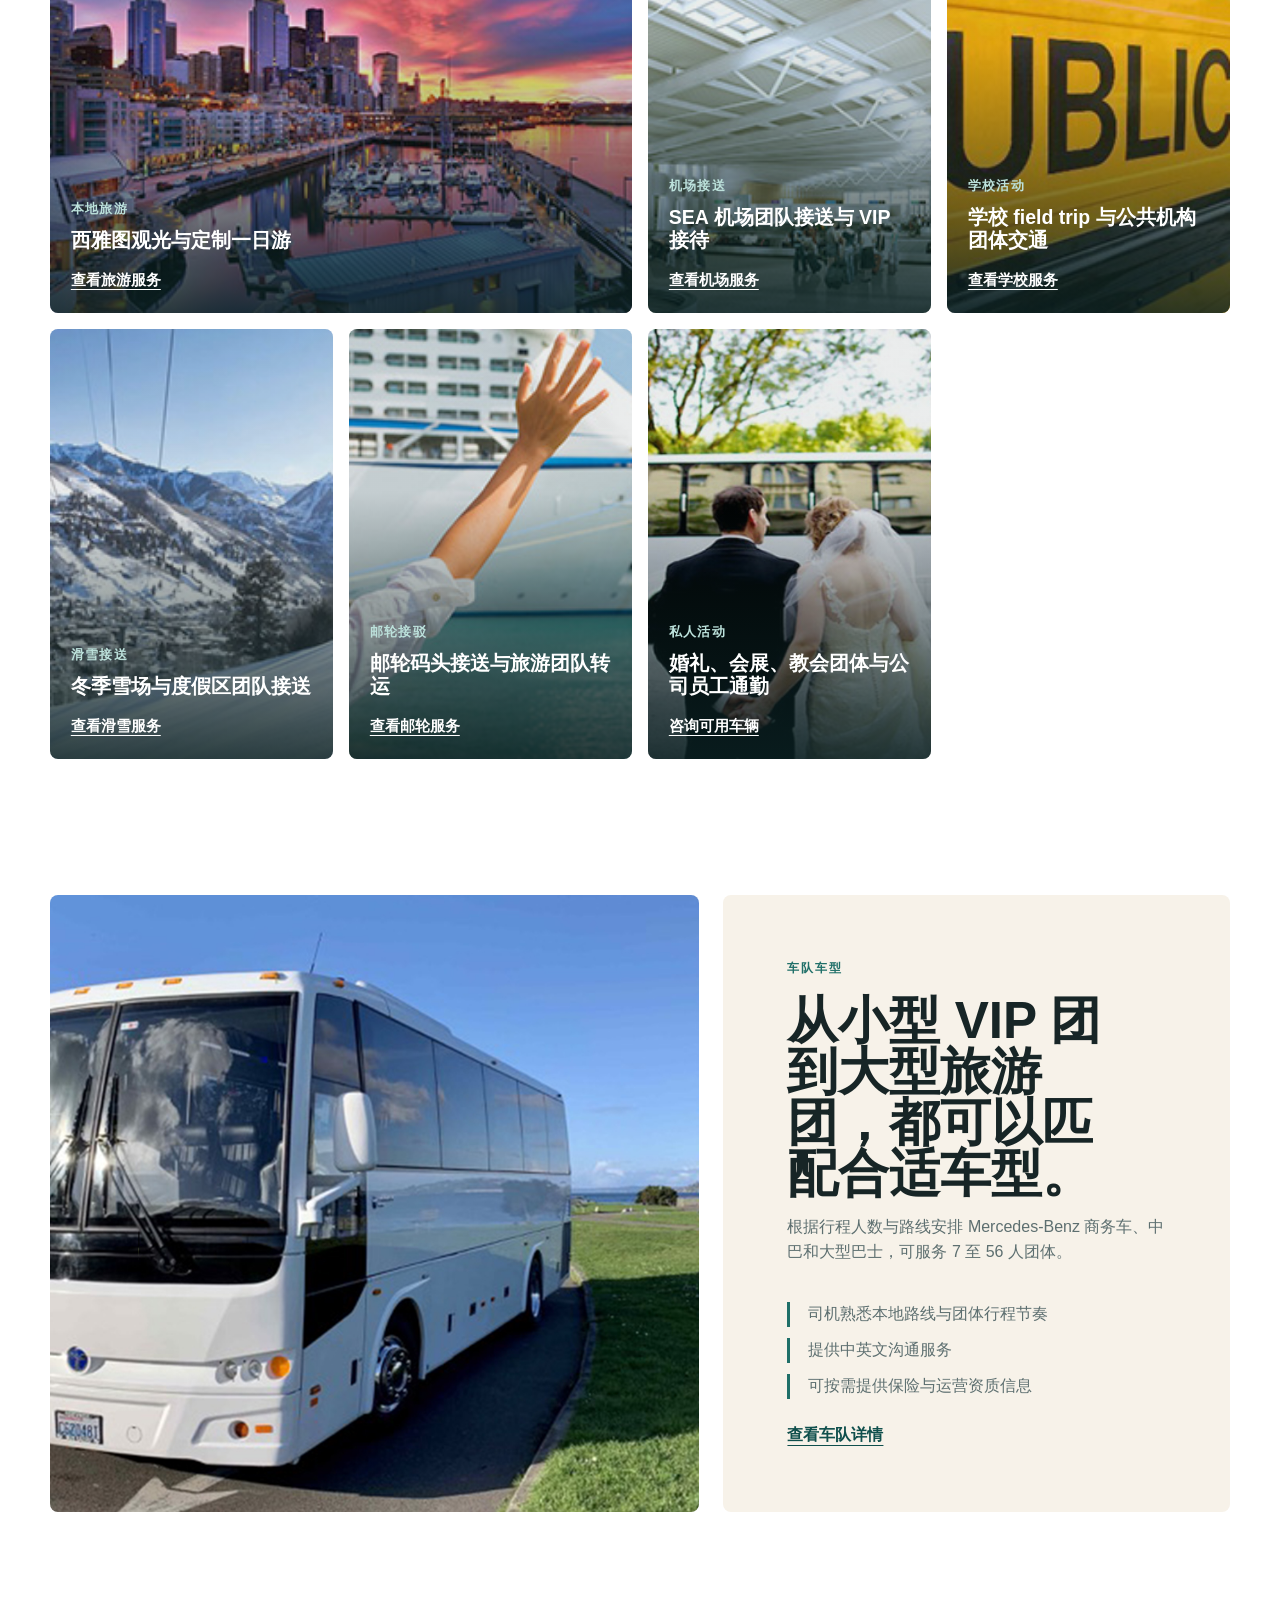
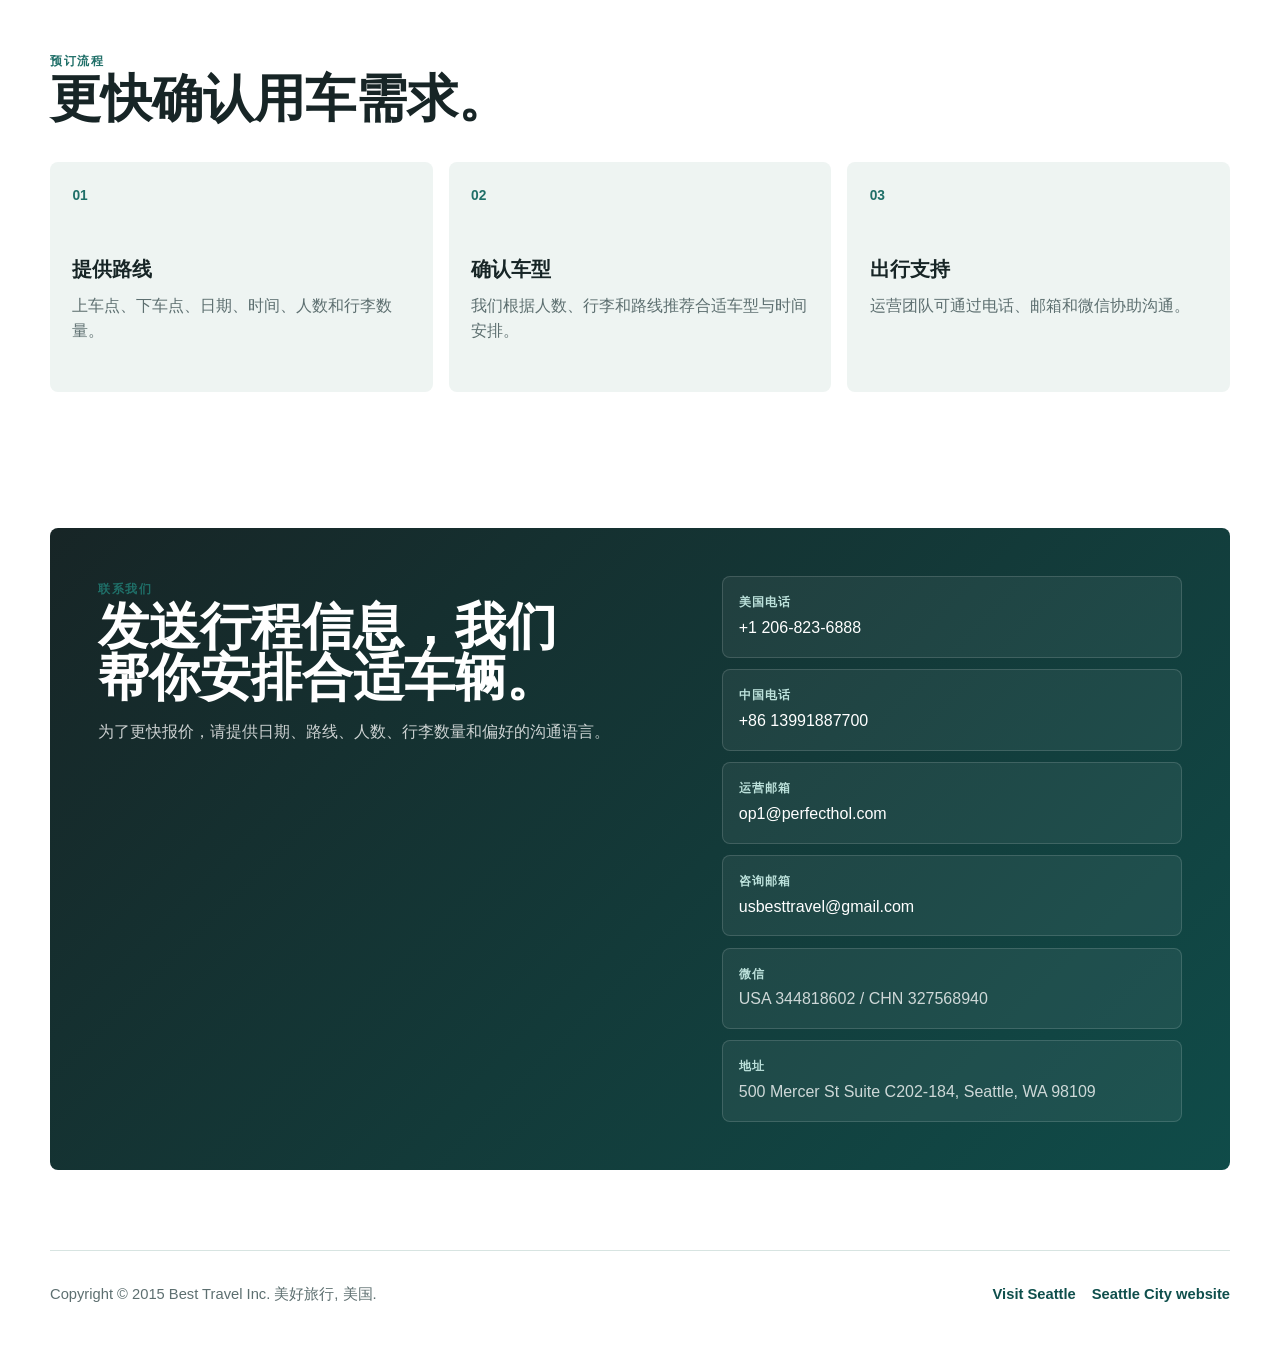
<file: zh.html>
<!doctype html>
<html lang="zh-Hans">
  <head>
    <meta charset="utf-8">
    <meta name="viewport" content="width=device-width, initial-scale=1">
    <title>西雅图包车与团体接送服务 | Best Travel Inc 美好旅行</title>
    <meta name="description" content="美好旅行 Best Travel Inc 提供西雅图包车、机场接送、学校活动、邮轮码头接送、滑雪接送、婚礼与商务团体用车服务。">
    <meta property="og:title" content="美好旅行 | 西雅图包车与团体接送服务">
    <meta property="og:description" content="服务西雅图、波特兰与温哥华 BC，提供中英文支持、正规保险与 7-56 座车型选择。">
    <meta property="og:image" content="assets/original/images/index/6.jpg">
    <link rel="stylesheet" href="styles.css">
  </head>
  <body>
    <a class="skip-link" href="#main">跳至主要内容</a>

    <header class="site-header" aria-label="网站页眉">
      <nav class="nav-shell" aria-label="主导航">
        <a class="brand" href="#top" aria-label="美好旅行首页">
          <span class="brand-mark">BT</span>
          <span>
            <strong>Best Travel Inc</strong>
            <small>美好旅行, 美国</small>
          </span>
        </a>

        <button class="menu-toggle" type="button" aria-expanded="false" aria-controls="site-menu">
          <span></span>
          <span></span>
          <span></span>
          <span class="sr-only">菜单</span>
        </button>

        <div class="nav-links" id="site-menu">
          <a href="#services">服务项目</a>
          <a href="#fleet">车队车型</a>
          <a href="#trust">关于我们</a>
          <a href="#contact">联系我们</a>
        </div>

        <div class="language-switch" aria-label="语言切换">
          <a href="index.html">English</a>
          <a class="is-active" href="zh.html" aria-current="page">中文</a>
        </div>

        <a class="nav-cta" href="tel:+12068236888">致电 206-823-6888</a>
      </nav>
    </header>

    <main id="main">
      <section class="hero" id="top" aria-labelledby="hero-title">
        <picture>
          <source media="(max-width: 720px)" srcset="assets/original/images/index/6.jpg">
          <img src="assets/original/images/index/6.jpg" alt="用于团体包车的大型旅游巴士">
        </picture>
        <div class="hero-overlay"></div>
        <div class="hero-content">
          <p class="service-area">西雅图, 波特兰, 温哥华 BC</p>
          <h1 id="hero-title">西雅图团体包车与私人接送服务。</h1>
          <p class="hero-copy">提供机场接送、本地旅游、学校活动、邮轮码头、滑雪、婚礼与商务团体用车，中英文服务支持。</p>
          <div class="hero-actions" aria-label="主要操作">
            <a class="button primary" href="tel:+12068236888">立即致电</a>
            <a class="button secondary" href="#contact">获取报价</a>
          </div>
          <dl class="hero-proof" aria-label="业务亮点">
            <div>
              <dt>7-56</dt>
              <dd>座车型选择</dd>
            </div>
            <div>
              <dt>$5M</dt>
              <dd>责任保险</dd>
            </div>
            <div>
              <dt>DOT</dt>
              <dd>正规运营资质</dd>
            </div>
          </dl>
        </div>
      </section>

      <section class="quick-contact" aria-label="快速联系">
        <a href="tel:+12068236888">
          <span>美国电话</span>
          <strong>+1 206-823-6888</strong>
        </a>
        <a href="mailto:op1@perfecthol.com">
          <span>运营邮箱</span>
          <strong>op1@perfecthol.com</strong>
        </a>
        <a href="#contact">
          <span>微信</span>
          <strong>USA 344818602</strong>
        </a>
      </section>

      <section class="section intro" id="trust" aria-labelledby="intro-title">
        <div class="section-kicker">我们能处理什么</div>
        <div class="intro-grid">
          <div>
            <h2 id="intro-title">为游客、学校、企业和私人活动安排团体交通。</h2>
          </div>
          <div class="intro-copy">
            <p>Best Travel Inc 总部位于西雅图，支持入境旅游、VIP 定制行程、巴士租赁、学校交通、企业活动和本地接送。</p>
            <p>服务范围覆盖西雅图、波特兰和温哥华 BC，可安排大型巴士、中巴和 Mercedes-Benz 商务车型。</p>
          </div>
        </div>
      </section>

      <section class="section services" id="services" aria-labelledby="services-title">
        <div class="section-heading">
          <span class="section-kicker">服务项目</span>
          <h2 id="services-title">告诉我们路线和人数，其余交给我们安排。</h2>
        </div>

        <div class="service-grid">
          <article class="service-card service-card-wide">
            <img src="assets/original/images/imgs1.jpg" alt="西雅图海滨与市中心天际线">
            <div>
              <p>本地旅游</p>
              <h3>西雅图观光与定制一日游</h3>
              <a href="http://www.perfecthol.com/zhlocal.html">查看旅游服务</a>
            </div>
          </article>

          <article class="service-card">
            <img src="assets/original/images/imgs2.jpg" alt="机场航站楼行李提取区">
            <div>
              <p>机场接送</p>
              <h3>SEA 机场团队接送与 VIP 接待</h3>
              <a href="http://www.perfecthol.com/zhairport.html">查看机场服务</a>
            </div>
          </article>

          <article class="service-card">
            <img src="assets/original/images/imgs3.jpg" alt="黄色校车细节">
            <div>
              <p>学校活动</p>
              <h3>学校 field trip 与公共机构团体交通</h3>
              <a href="http://www.perfecthol.com/zhschool.html">查看学校服务</a>
            </div>
          </article>

          <article class="service-card">
            <img src="assets/original/images/imgs4.jpg" alt="白雪覆盖的滑雪度假区与缆车">
            <div>
              <p>滑雪接送</p>
              <h3>冬季雪场与度假区团队接送</h3>
              <a href="http://www.perfecthol.com/zhski.html">查看滑雪服务</a>
            </div>
          </article>

          <article class="service-card">
            <img src="assets/original/images/imgs5.jpg" alt="邮轮乘客在码头挥手">
            <div>
              <p>邮轮接驳</p>
              <h3>邮轮码头接送与旅游团队转运</h3>
              <a href="http://www.perfecthol.com/zhcruise.html">查看邮轮服务</a>
            </div>
          </article>

          <article class="service-card">
            <img src="assets/original/images/wedding.jpg" alt="正式婚礼交通车辆细节">
            <div>
              <p>私人活动</p>
              <h3>婚礼、会展、教会团体与公司员工通勤</h3>
              <a href="#contact">咨询可用车辆</a>
            </div>
          </article>
        </div>
      </section>

      <section class="section fleet-band" id="fleet" aria-labelledby="fleet-title">
        <div class="fleet-media">
          <img src="assets/original/images/index/6.jpg" alt="用于包车服务的大型旅游巴士">
        </div>
        <div class="fleet-copy">
          <span class="section-kicker">车队车型</span>
          <h2 id="fleet-title">从小型 VIP 团到大型旅游团，都可以匹配合适车型。</h2>
          <p>根据行程人数与路线安排 Mercedes-Benz 商务车、中巴和大型巴士，可服务 7 至 56 人团体。</p>
          <ul class="feature-list">
            <li>司机熟悉本地路线与团体行程节奏</li>
            <li>提供中英文沟通服务</li>
            <li>可按需提供保险与运营资质信息</li>
          </ul>
          <a class="text-link" href="http://www.perfecthol.com/zhcar.html">查看车队详情</a>
        </div>
      </section>

      <section class="section planning" aria-labelledby="planning-title">
        <div class="section-heading compact">
          <span class="section-kicker">预订流程</span>
          <h2 id="planning-title">更快确认用车需求。</h2>
        </div>

        <ol class="steps">
          <li>
            <strong>提供路线</strong>
            <span>上车点、下车点、日期、时间、人数和行李数量。</span>
          </li>
          <li>
            <strong>确认车型</strong>
            <span>我们根据人数、行李和路线推荐合适车型与时间安排。</span>
          </li>
          <li>
            <strong>出行支持</strong>
            <span>运营团队可通过电话、邮箱和微信协助沟通。</span>
          </li>
        </ol>
      </section>

      <section class="section contact-section" id="contact" aria-labelledby="contact-title">
        <div class="contact-panel">
          <div>
            <span class="section-kicker">联系我们</span>
            <h2 id="contact-title">发送行程信息，我们帮你安排合适车辆。</h2>
            <p>为了更快报价，请提供日期、路线、人数、行李数量和偏好的沟通语言。</p>
          </div>

          <address class="contact-list">
            <a href="tel:+12068236888"><span>美国电话</span>+1 206-823-6888</a>
            <a href="tel:+8613991887700"><span>中国电话</span>+86 13991887700</a>
            <a href="mailto:op1@perfecthol.com"><span>运营邮箱</span>op1@perfecthol.com</a>
            <a href="mailto:usbesttravel@gmail.com"><span>咨询邮箱</span>usbesttravel@gmail.com</a>
            <p><span>微信</span>USA 344818602 / CHN 327568940</p>
            <p><span>地址</span>500 Mercer St Suite C202-184, Seattle, WA 98109</p>
          </address>
        </div>
      </section>
    </main>

    <footer class="site-footer">
      <p>Copyright © 2015 Best Travel Inc. 美好旅行, 美国.</p>
      <div>
        <a href="https://www.visitseattle.org/">Visit Seattle</a>
        <a href="https://www.seattle.gov/visiting-seattle">Seattle City website</a>
      </div>
    </footer>

    <script>
      const toggle = document.querySelector(".menu-toggle");
      const menu = document.querySelector("#site-menu");
      toggle?.addEventListener("click", () => {
        const expanded = toggle.getAttribute("aria-expanded") === "true";
        toggle.setAttribute("aria-expanded", String(!expanded));
        menu?.classList.toggle("is-open", !expanded);
      });
    </script>
  </body>
</html>
</file>
<file: styles.css>
:root {
  --ink: #172526;
  --muted: #5d6f70;
  --soft: #eef4f2;
  --surface: #ffffff;
  --line: #d7e4e1;
  --accent: #1f6f68;
  --accent-strong: #0f4f4c;
  --sand: #f7f2e9;
  --shadow: 0 22px 60px rgb(23 37 38 / 0.16);
  --radius: 8px;
  color-scheme: light;
}

* {
  box-sizing: border-box;
}

html {
  scroll-behavior: smooth;
}

body {
  margin: 0;
  background: var(--surface);
  color: var(--ink);
  font-family: Avenir Next, Avenir, Segoe UI, PingFang SC, Microsoft YaHei, Helvetica, Arial, sans-serif;
  font-size: 16px;
  line-height: 1.55;
  letter-spacing: 0;
}

img {
  display: block;
  max-width: 100%;
}

a {
  color: inherit;
  text-decoration: none;
}

a:focus-visible,
button:focus-visible {
  outline: 3px solid rgb(31 111 104 / 0.35);
  outline-offset: 4px;
}

.skip-link {
  position: fixed;
  left: 1rem;
  top: 1rem;
  z-index: 20;
  transform: translateY(-160%);
  background: var(--ink);
  color: white;
  padding: 0.7rem 0.9rem;
  border-radius: var(--radius);
}

.skip-link:focus {
  transform: translateY(0);
}

.sr-only {
  position: absolute;
  width: 1px;
  height: 1px;
  overflow: hidden;
  clip: rect(0, 0, 0, 0);
}

.site-header {
  position: sticky;
  top: 0;
  z-index: 10;
  border-bottom: 1px solid rgb(255 255 255 / 0.18);
  background: rgb(255 255 255 / 0.88);
  backdrop-filter: blur(18px);
}

.nav-shell {
  width: min(1180px, calc(100% - 32px));
  min-height: 72px;
  margin: 0 auto;
  display: grid;
  grid-template-columns: auto 1fr auto auto;
  align-items: center;
  gap: 1.5rem;
}

.brand {
  display: inline-flex;
  align-items: center;
  gap: 0.8rem;
}

.brand-mark {
  display: grid;
  place-items: center;
  width: 42px;
  height: 42px;
  border-radius: 50%;
  background: var(--accent);
  color: white;
  font-size: 0.86rem;
  font-weight: 800;
}

.brand strong,
.brand small {
  display: block;
}

.brand strong {
  font-size: 1rem;
  line-height: 1.1;
}

.brand small {
  margin-top: 0.2rem;
  color: var(--muted);
  font-size: 0.78rem;
}

.nav-links {
  display: flex;
  justify-content: center;
  align-items: center;
  gap: 1.4rem;
  color: var(--muted);
  font-weight: 650;
}

.nav-links a,
.nav-cta,
.language-switch a,
.button,
.text-link,
.service-card a,
.quick-contact a {
  transition: transform 220ms ease, color 220ms ease, background 220ms ease, border-color 220ms ease;
}

.nav-links a:hover,
.text-link:hover,
.service-card a:hover {
  color: var(--accent);
}

.nav-cta {
  display: inline-flex;
  align-items: center;
  justify-content: center;
  min-height: 42px;
  padding: 0 1rem;
  border-radius: 999px;
  background: var(--ink);
  color: white;
  font-size: 0.92rem;
  font-weight: 750;
}

.language-switch {
  display: inline-flex;
  align-items: center;
  gap: 0.2rem;
  padding: 0.25rem;
  border: 1px solid var(--line);
  border-radius: 999px;
  background: rgb(255 255 255 / 0.72);
  color: var(--muted);
  font-size: 0.84rem;
  font-weight: 750;
  white-space: nowrap;
}

.language-switch a {
  display: inline-flex;
  align-items: center;
  justify-content: center;
  min-height: 32px;
  padding: 0 0.72rem;
  border-radius: 999px;
}

.language-switch a:hover {
  color: var(--accent-strong);
}

.language-switch a:active {
  transform: translateY(1px);
}

.language-switch .is-active {
  background: var(--accent);
  color: white;
}

.nav-cta:hover,
.button:hover {
  transform: translateY(-1px);
}

.nav-cta:active,
.button:active,
.quick-contact a:active {
  transform: translateY(1px);
}

.menu-toggle {
  display: none;
  width: 44px;
  height: 44px;
  border: 1px solid var(--line);
  border-radius: 999px;
  background: white;
}

.menu-toggle span:not(.sr-only) {
  display: block;
  width: 18px;
  height: 2px;
  margin: 4px auto;
  background: var(--ink);
}

.hero {
  position: relative;
  min-height: 78dvh;
  isolation: isolate;
  overflow: hidden;
  display: grid;
  align-items: end;
}

.hero picture,
.hero img,
.hero-overlay {
  position: absolute;
  inset: 0;
  width: 100%;
  height: 100%;
}

.hero img {
  object-fit: cover;
  object-position: center 48%;
}

.hero-overlay {
  z-index: 1;
  background:
    linear-gradient(90deg, rgb(13 28 29 / 0.88), rgb(13 28 29 / 0.56) 46%, rgb(13 28 29 / 0.1)),
    linear-gradient(0deg, rgb(13 28 29 / 0.58), transparent 46%);
}

.hero-content {
  position: relative;
  z-index: 2;
  width: min(1180px, calc(100% - 32px));
  margin: 0 auto;
  padding: 6.25rem 0 4.8rem;
  color: white;
}

.service-area,
.section-kicker {
  margin: 0 0 1rem;
  color: var(--accent);
  font-size: 0.78rem;
  font-weight: 850;
  letter-spacing: 0.14em;
  text-transform: uppercase;
}

.hero .service-area {
  color: #bce1db;
}

h1,
h2,
h3,
p {
  margin-top: 0;
}

h1 {
  max-width: 930px;
  margin-bottom: 1.15rem;
  font-size: clamp(3rem, 6vw, 5.9rem);
  line-height: 0.98;
  font-weight: 850;
  text-wrap: balance;
}

h2 {
  margin-bottom: 1rem;
  font-size: clamp(2.15rem, 4vw, 4.4rem);
  line-height: 1;
  font-weight: 830;
  text-wrap: balance;
}

h3 {
  font-size: 1.22rem;
  line-height: 1.18;
  font-weight: 780;
}

.hero-copy {
  max-width: 650px;
  margin-bottom: 1.6rem;
  color: rgb(255 255 255 / 0.9);
  font-size: clamp(1.05rem, 1.5vw, 1.24rem);
}

.hero-actions {
  display: flex;
  flex-wrap: wrap;
  gap: 0.85rem;
  margin-bottom: 2.2rem;
}

.button {
  display: inline-flex;
  align-items: center;
  justify-content: center;
  min-height: 50px;
  padding: 0 1.15rem;
  border-radius: 999px;
  font-weight: 800;
}

.button.primary {
  background: white;
  color: var(--accent-strong);
}

.button.secondary {
  border: 1px solid rgb(255 255 255 / 0.42);
  background: rgb(255 255 255 / 0.12);
  color: white;
}

.hero-proof {
  display: grid;
  grid-template-columns: repeat(3, minmax(0, 150px));
  gap: 0.7rem;
  max-width: 560px;
  margin: 0;
}

.hero-proof div {
  padding-top: 0.8rem;
  border-top: 1px solid rgb(255 255 255 / 0.26);
}

.hero-proof dt {
  font-size: 1.55rem;
  font-weight: 850;
  line-height: 1;
}

.hero-proof dd {
  margin: 0.35rem 0 0;
  color: rgb(255 255 255 / 0.74);
  font-size: 0.88rem;
}

.quick-contact {
  width: min(1180px, calc(100% - 32px));
  margin: -2.1rem auto 0;
  position: relative;
  z-index: 3;
  display: grid;
  grid-template-columns: repeat(3, 1fr);
  overflow: hidden;
  border-radius: var(--radius);
  background: var(--surface);
  box-shadow: var(--shadow);
}

.quick-contact a {
  padding: 1.2rem 1.4rem;
  border-right: 1px solid var(--line);
}

.quick-contact a:last-child {
  border-right: 0;
}

.quick-contact a:hover {
  background: var(--soft);
}

.quick-contact span,
.contact-list span {
  display: block;
  color: var(--muted);
  font-size: 0.76rem;
  font-weight: 800;
  letter-spacing: 0.08em;
  text-transform: uppercase;
}

.quick-contact strong {
  display: block;
  margin-top: 0.25rem;
  font-size: 1.05rem;
}

.section {
  width: min(1180px, calc(100% - 32px));
  margin: 0 auto;
  padding: 6.5rem 0;
}

.intro-grid {
  display: grid;
  grid-template-columns: minmax(0, 1.12fr) minmax(280px, 0.88fr);
  gap: clamp(2rem, 7vw, 5.5rem);
  align-items: start;
}

.intro-copy {
  color: var(--muted);
  font-size: 1.08rem;
}

.intro-copy p {
  max-width: 60ch;
}

.section-heading {
  max-width: 780px;
  margin-bottom: 2.4rem;
}

.section-heading.compact {
  max-width: 650px;
}

.service-grid {
  display: grid;
  grid-template-columns: repeat(4, 1fr);
  gap: 1rem;
}

.service-card {
  min-height: 430px;
  display: grid;
  align-content: end;
  overflow: hidden;
  border-radius: var(--radius);
  background: var(--soft);
  position: relative;
  isolation: isolate;
}

.service-card img {
  position: absolute;
  inset: 0;
  z-index: -2;
  width: 100%;
  height: 100%;
  object-fit: cover;
  transition: transform 500ms ease;
}

.service-card::after {
  content: "";
  position: absolute;
  inset: 0;
  z-index: -1;
  background: linear-gradient(0deg, rgb(10 32 34 / 0.86), rgb(10 32 34 / 0.08) 62%);
}

.service-card:hover img {
  transform: scale(1.04);
}

.service-card > div {
  padding: 1.3rem;
  color: white;
}

.service-card p {
  margin-bottom: 0.55rem;
  color: #bce1db;
  font-size: 0.82rem;
  font-weight: 850;
  letter-spacing: 0.1em;
  text-transform: uppercase;
}

.service-card h3 {
  margin-bottom: 1rem;
}

.service-card a {
  color: white;
  font-size: 0.92rem;
  font-weight: 800;
  text-decoration: underline;
  text-underline-offset: 0.28em;
}

.service-card-wide {
  grid-column: span 2;
}

.service-card-muted {
  grid-column: span 2;
  background:
    linear-gradient(135deg, rgb(31 111 104 / 0.95), rgb(23 37 38 / 0.96)),
    var(--accent);
}

.service-card-muted::after {
  display: none;
}

.fleet-band {
  display: grid;
  grid-template-columns: minmax(0, 1fr) minmax(320px, 0.78fr);
  gap: 1.5rem;
  align-items: stretch;
  padding-top: 2rem;
}

.fleet-media {
  min-height: 520px;
  border-radius: var(--radius);
  overflow: hidden;
}

.fleet-media img {
  width: 100%;
  height: 100%;
  object-fit: cover;
}

.fleet-copy {
  display: flex;
  flex-direction: column;
  justify-content: center;
  padding: clamp(2rem, 5vw, 4rem);
  border-radius: var(--radius);
  background: var(--sand);
}

.fleet-copy p,
.feature-list {
  color: var(--muted);
}

.feature-list {
  display: grid;
  gap: 0.72rem;
  margin: 1.3rem 0 1.5rem;
  padding: 0;
  list-style: none;
}

.feature-list li {
  padding-left: 1.1rem;
  border-left: 3px solid var(--accent);
}

.text-link {
  width: max-content;
  color: var(--accent-strong);
  font-weight: 850;
  text-decoration: underline;
  text-underline-offset: 0.3em;
}

.planning {
  padding-top: 2rem;
}

.steps {
  display: grid;
  grid-template-columns: repeat(3, 1fr);
  gap: 1rem;
  margin: 0;
  padding: 0;
  list-style: none;
  counter-reset: step;
}

.steps li {
  min-height: 230px;
  padding: 1.4rem;
  border-radius: var(--radius);
  background: var(--soft);
  counter-increment: step;
}

.steps li::before {
  content: counter(step, decimal-leading-zero);
  display: block;
  margin-bottom: 3rem;
  color: var(--accent);
  font-size: 0.86rem;
  font-weight: 850;
}

.steps strong {
  display: block;
  margin-bottom: 0.55rem;
  font-size: 1.25rem;
}

.steps span {
  color: var(--muted);
}

.contact-section {
  padding-top: 2rem;
  padding-bottom: 5rem;
}

.contact-panel {
  display: grid;
  grid-template-columns: minmax(0, 0.9fr) minmax(320px, 0.7fr);
  gap: 2rem;
  padding: clamp(1.4rem, 4vw, 3rem);
  border-radius: var(--radius);
  background:
    linear-gradient(135deg, rgb(23 37 38 / 0.98), rgb(15 79 76 / 0.92)),
    var(--ink);
  color: white;
}

.contact-panel p {
  color: rgb(255 255 255 / 0.78);
}

.contact-list {
  display: grid;
  gap: 0.7rem;
  font-style: normal;
}

.contact-list a,
.contact-list p {
  margin: 0;
  padding: 1rem;
  border: 1px solid rgb(255 255 255 / 0.14);
  border-radius: var(--radius);
  background: rgb(255 255 255 / 0.06);
}

.contact-list a:hover {
  background: rgb(255 255 255 / 0.12);
}

.contact-list span {
  margin-bottom: 0.25rem;
  color: #bce1db;
}

.site-footer {
  display: flex;
  justify-content: space-between;
  gap: 1rem;
  width: min(1180px, calc(100% - 32px));
  margin: 0 auto;
  padding: 2rem 0 3rem;
  border-top: 1px solid var(--line);
  color: var(--muted);
  font-size: 0.92rem;
}

.site-footer p {
  margin: 0;
}

.site-footer div {
  display: flex;
  gap: 1rem;
}

.site-footer a {
  color: var(--accent-strong);
  font-weight: 750;
}

@media (max-width: 900px) {
  .nav-shell {
    grid-template-columns: auto auto auto;
    justify-content: space-between;
    gap: 0.75rem;
  }

  .menu-toggle {
    display: block;
    grid-column: 3;
    grid-row: 1;
  }

  .language-switch {
    grid-column: 2;
    grid-row: 1;
    justify-self: end;
  }

  .nav-links,
  .nav-cta {
    display: none;
  }

  .nav-links.is-open {
    grid-column: 1 / -1;
    display: grid;
    justify-content: stretch;
    gap: 0;
    padding: 0.5rem 0 1rem;
  }

  .nav-links.is-open a {
    padding: 0.85rem 0;
    border-top: 1px solid var(--line);
  }

  .hero {
    min-height: 760px;
  }

  .hero-overlay {
    background:
      linear-gradient(0deg, rgb(13 28 29 / 0.9), rgb(13 28 29 / 0.34) 56%, rgb(13 28 29 / 0.2)),
      linear-gradient(90deg, rgb(13 28 29 / 0.5), transparent);
  }

  .hero-content {
    padding-bottom: 3rem;
  }

  h1 {
    font-size: clamp(2.8rem, 13vw, 4.6rem);
  }

  .hero-proof,
  .quick-contact,
  .intro-grid,
  .fleet-band,
  .steps,
  .contact-panel {
    grid-template-columns: 1fr;
  }

  .quick-contact {
    margin-top: 0;
    border-radius: 0;
    width: 100%;
    box-shadow: none;
  }

  .quick-contact a {
    border-right: 0;
    border-bottom: 1px solid var(--line);
  }

  .section {
    padding: 4.25rem 0;
  }

  .service-grid {
    grid-template-columns: 1fr;
  }

  .service-card,
  .service-card-wide,
  .service-card-muted {
    min-height: 390px;
    grid-column: auto;
  }

  .fleet-media {
    min-height: 360px;
  }

  .site-footer {
    flex-direction: column;
  }
}

@media (max-width: 540px) {
  .nav-shell,
  .hero-content,
  .section,
  .site-footer {
    width: min(100% - 24px, 1180px);
  }

  .brand small {
    display: none;
  }

  .language-switch {
    font-size: 0.78rem;
  }

  .language-switch a {
    min-height: 30px;
    padding: 0 0.55rem;
  }

  .hero-actions {
    display: grid;
  }

  .button {
    width: 100%;
  }

  .hero-proof {
    gap: 1rem;
  }

  .contact-panel,
  .fleet-copy {
    padding: 1.35rem;
  }

  .site-footer div {
    flex-direction: column;
  }
}

@media (prefers-reduced-motion: reduce) {
  *,
  *::before,
  *::after {
    scroll-behavior: auto !important;
    transition-duration: 1ms !important;
    animation-duration: 1ms !important;
    animation-iteration-count: 1 !important;
  }
}
</file>
